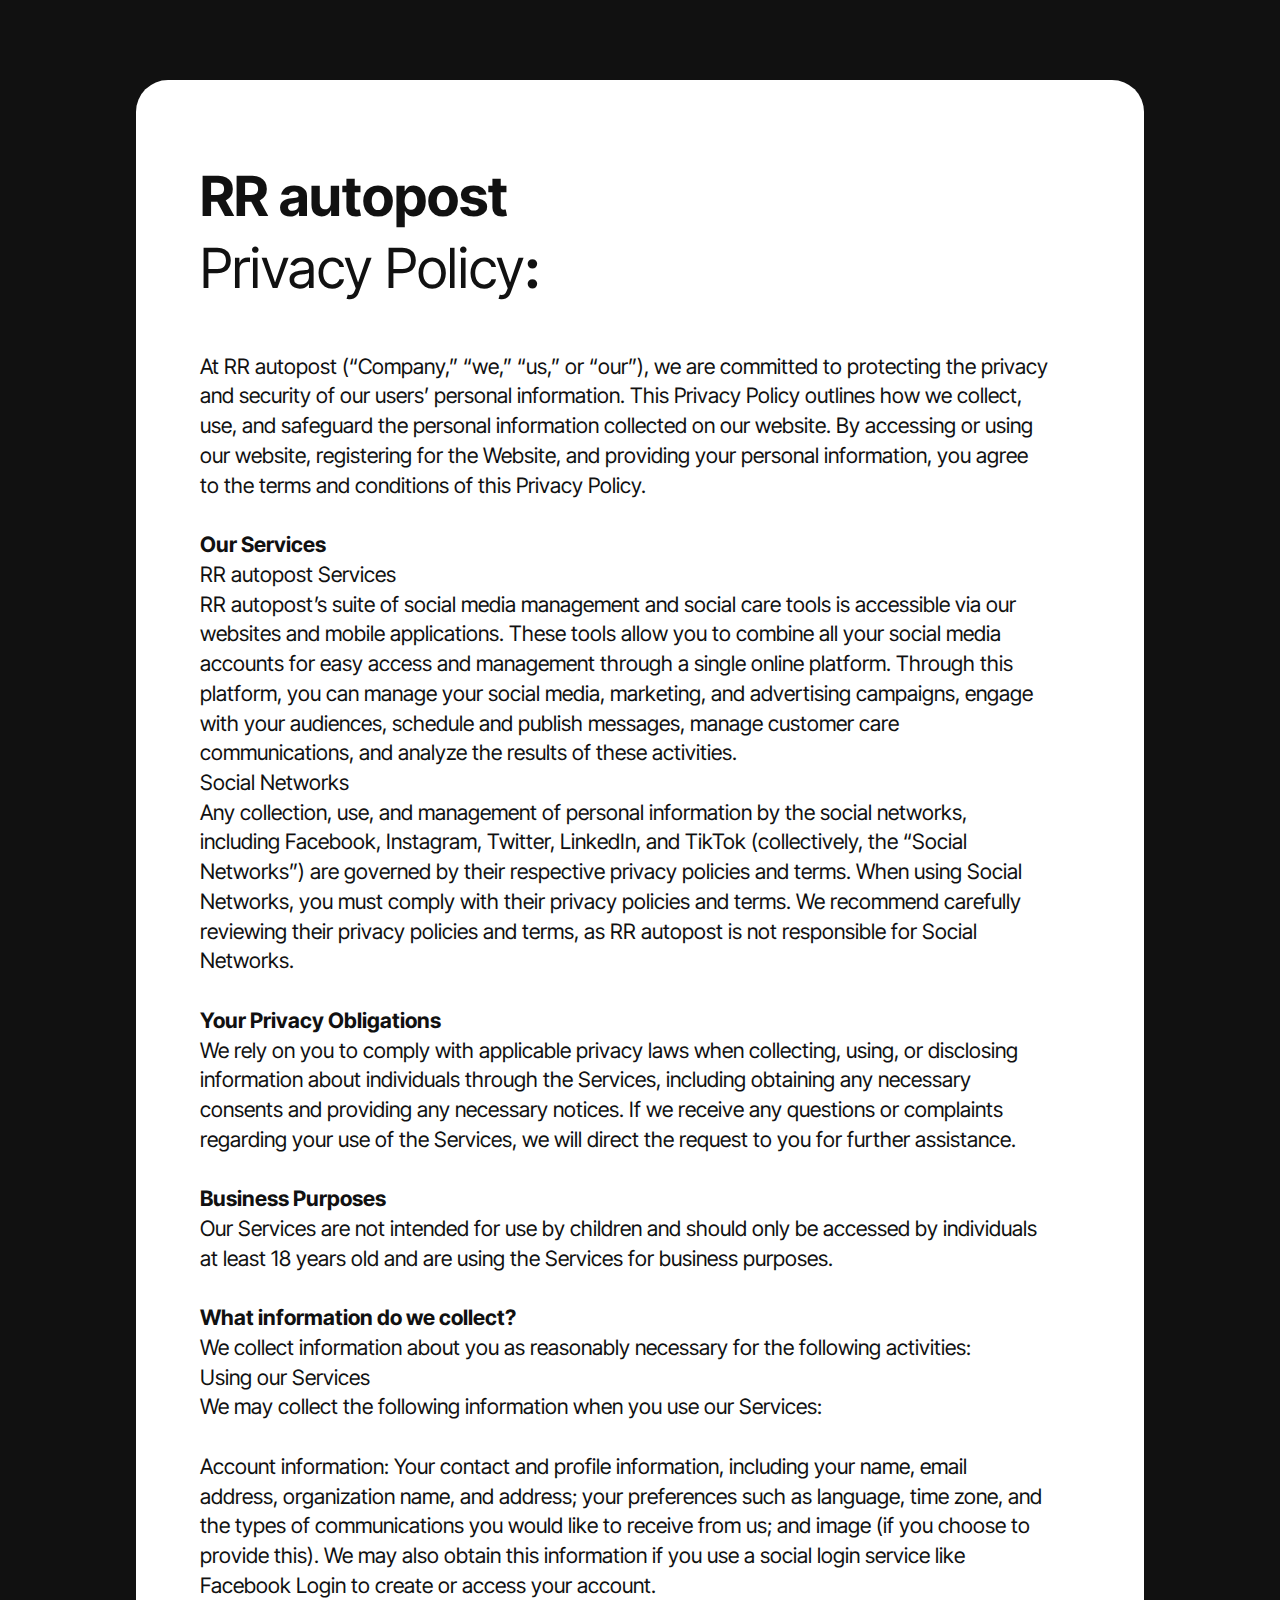
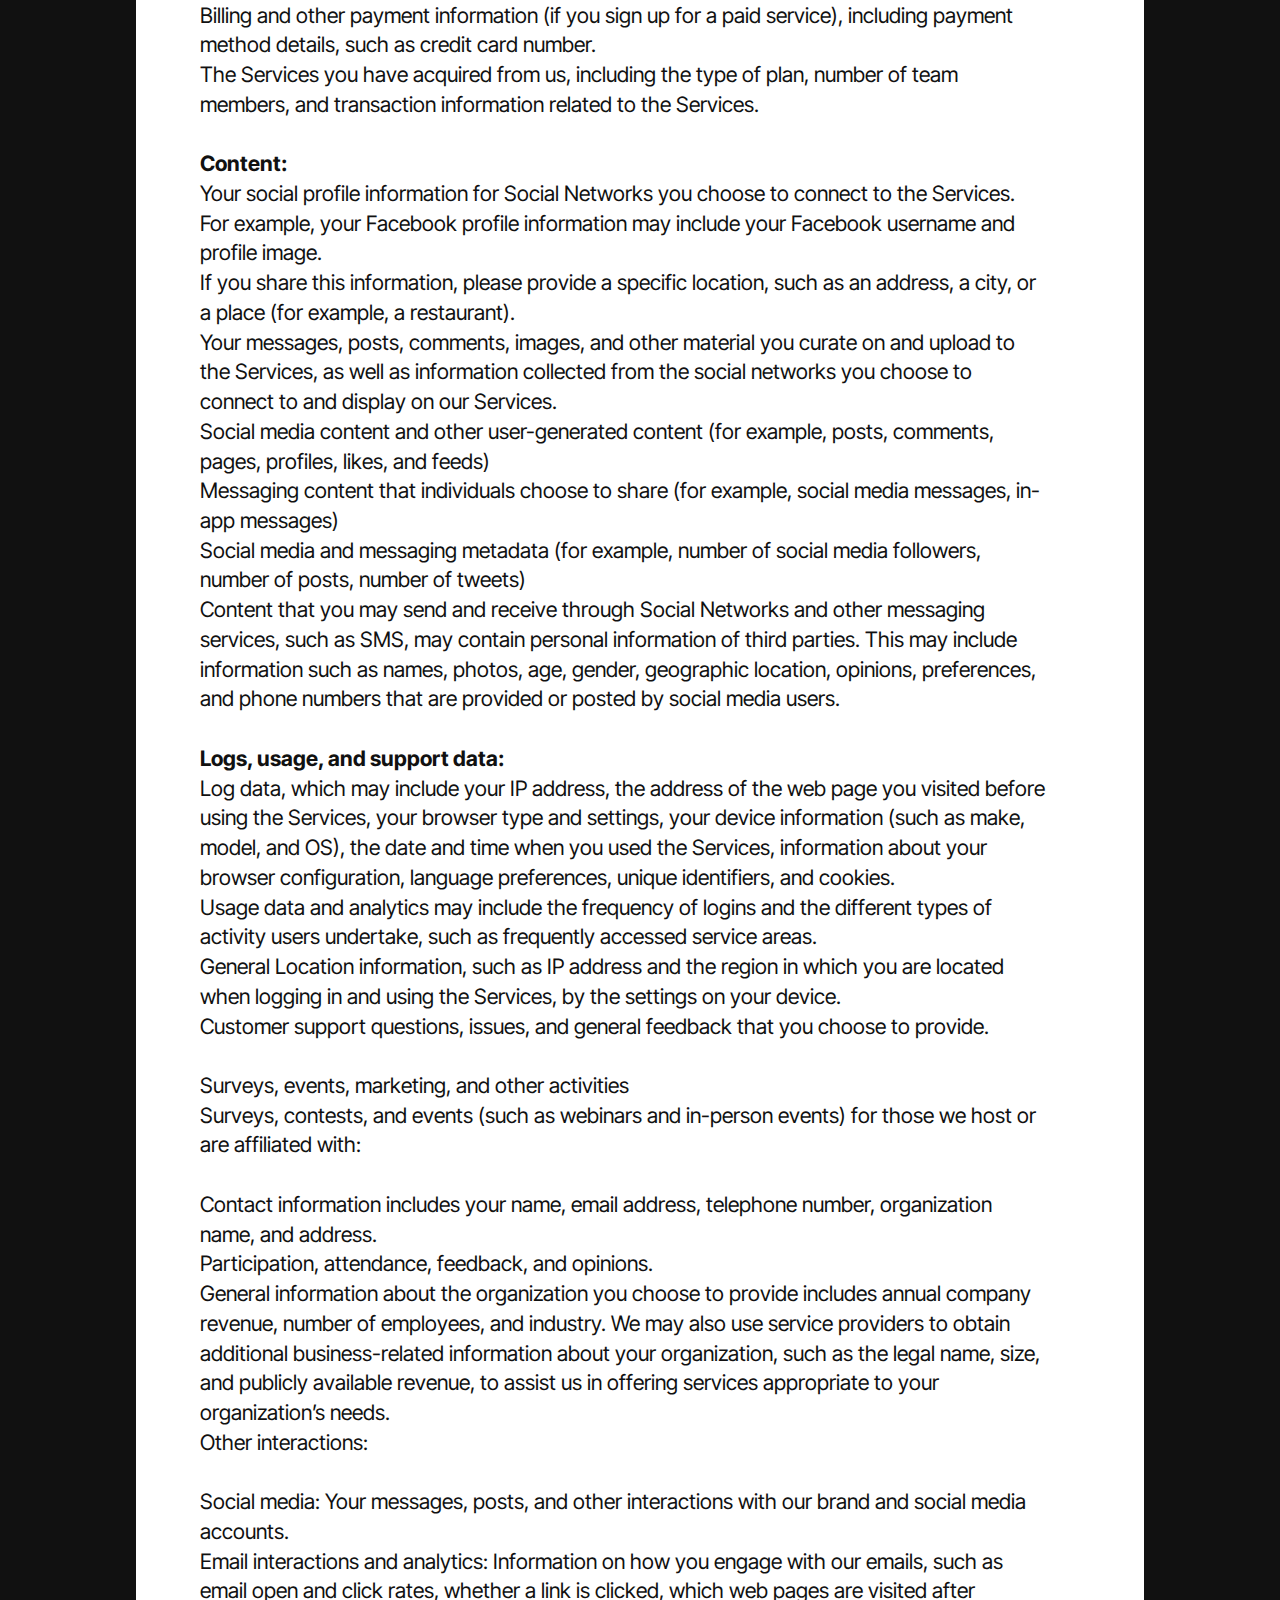
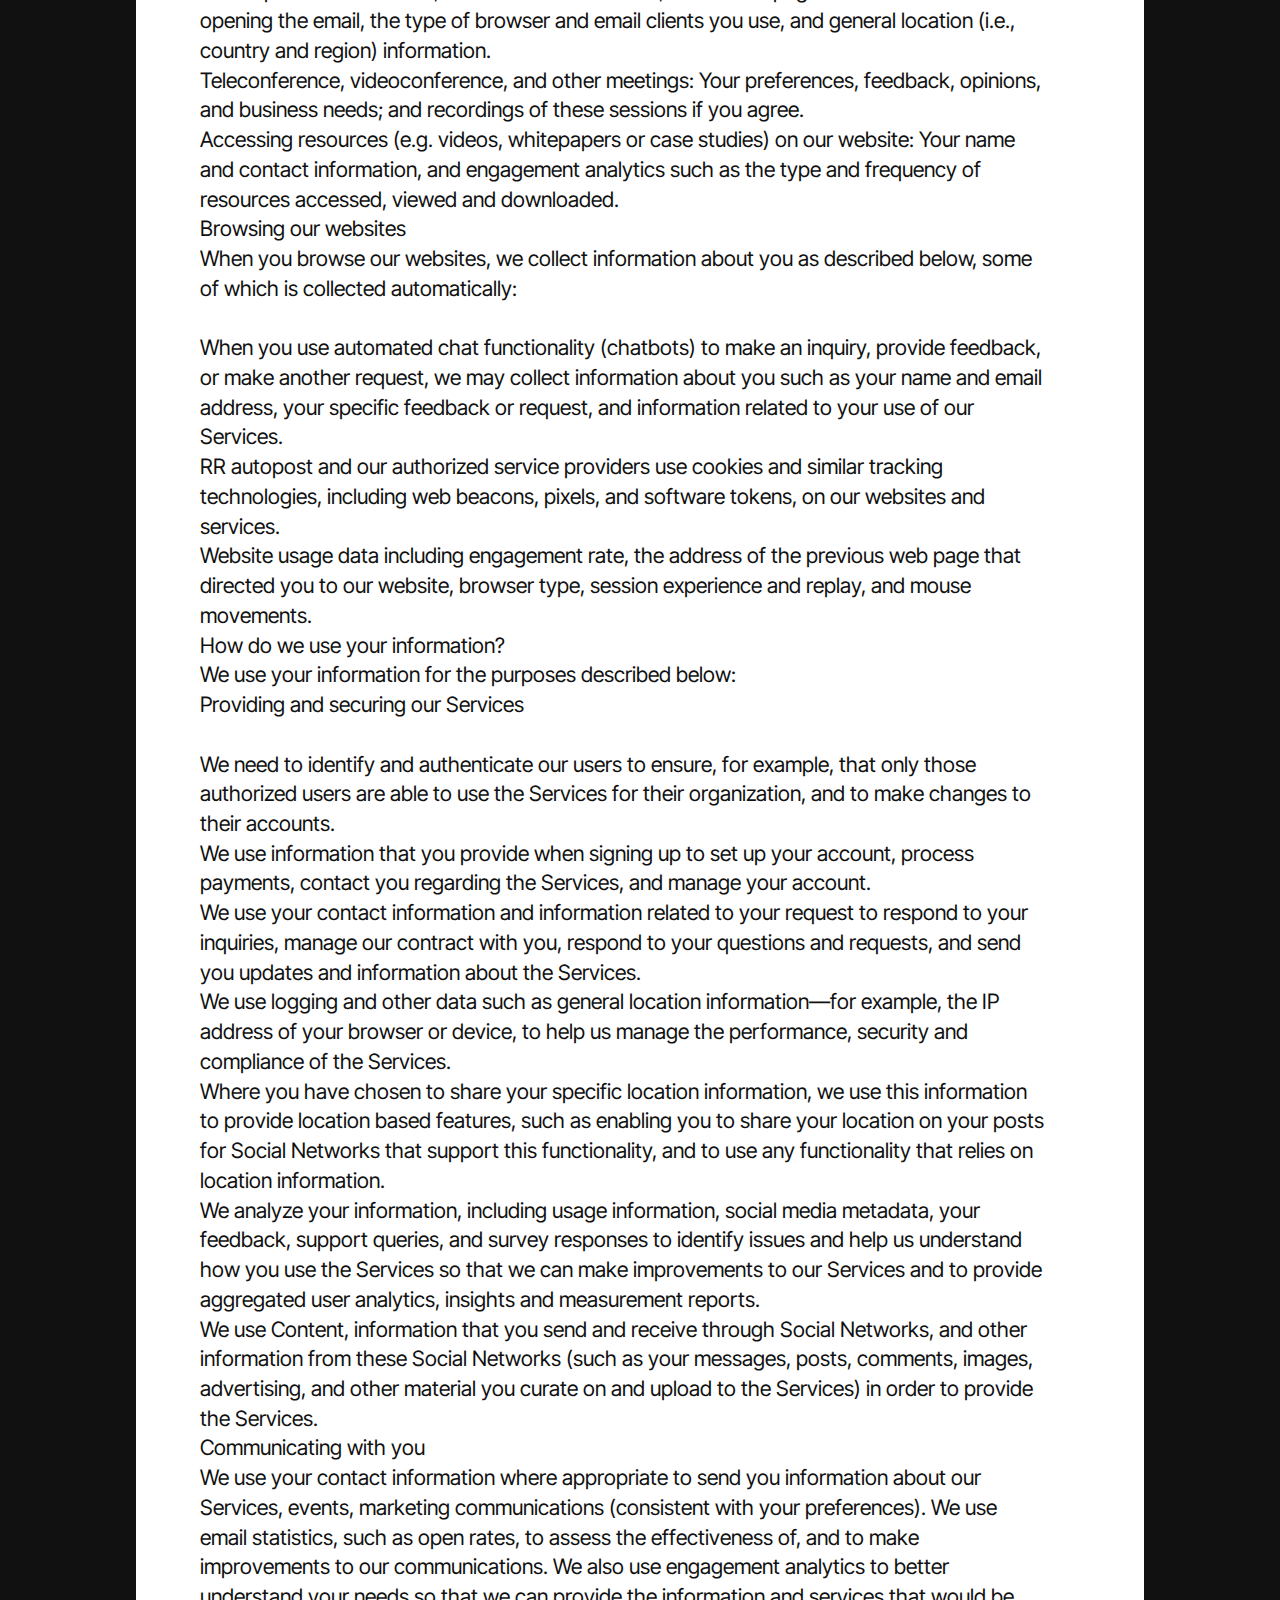
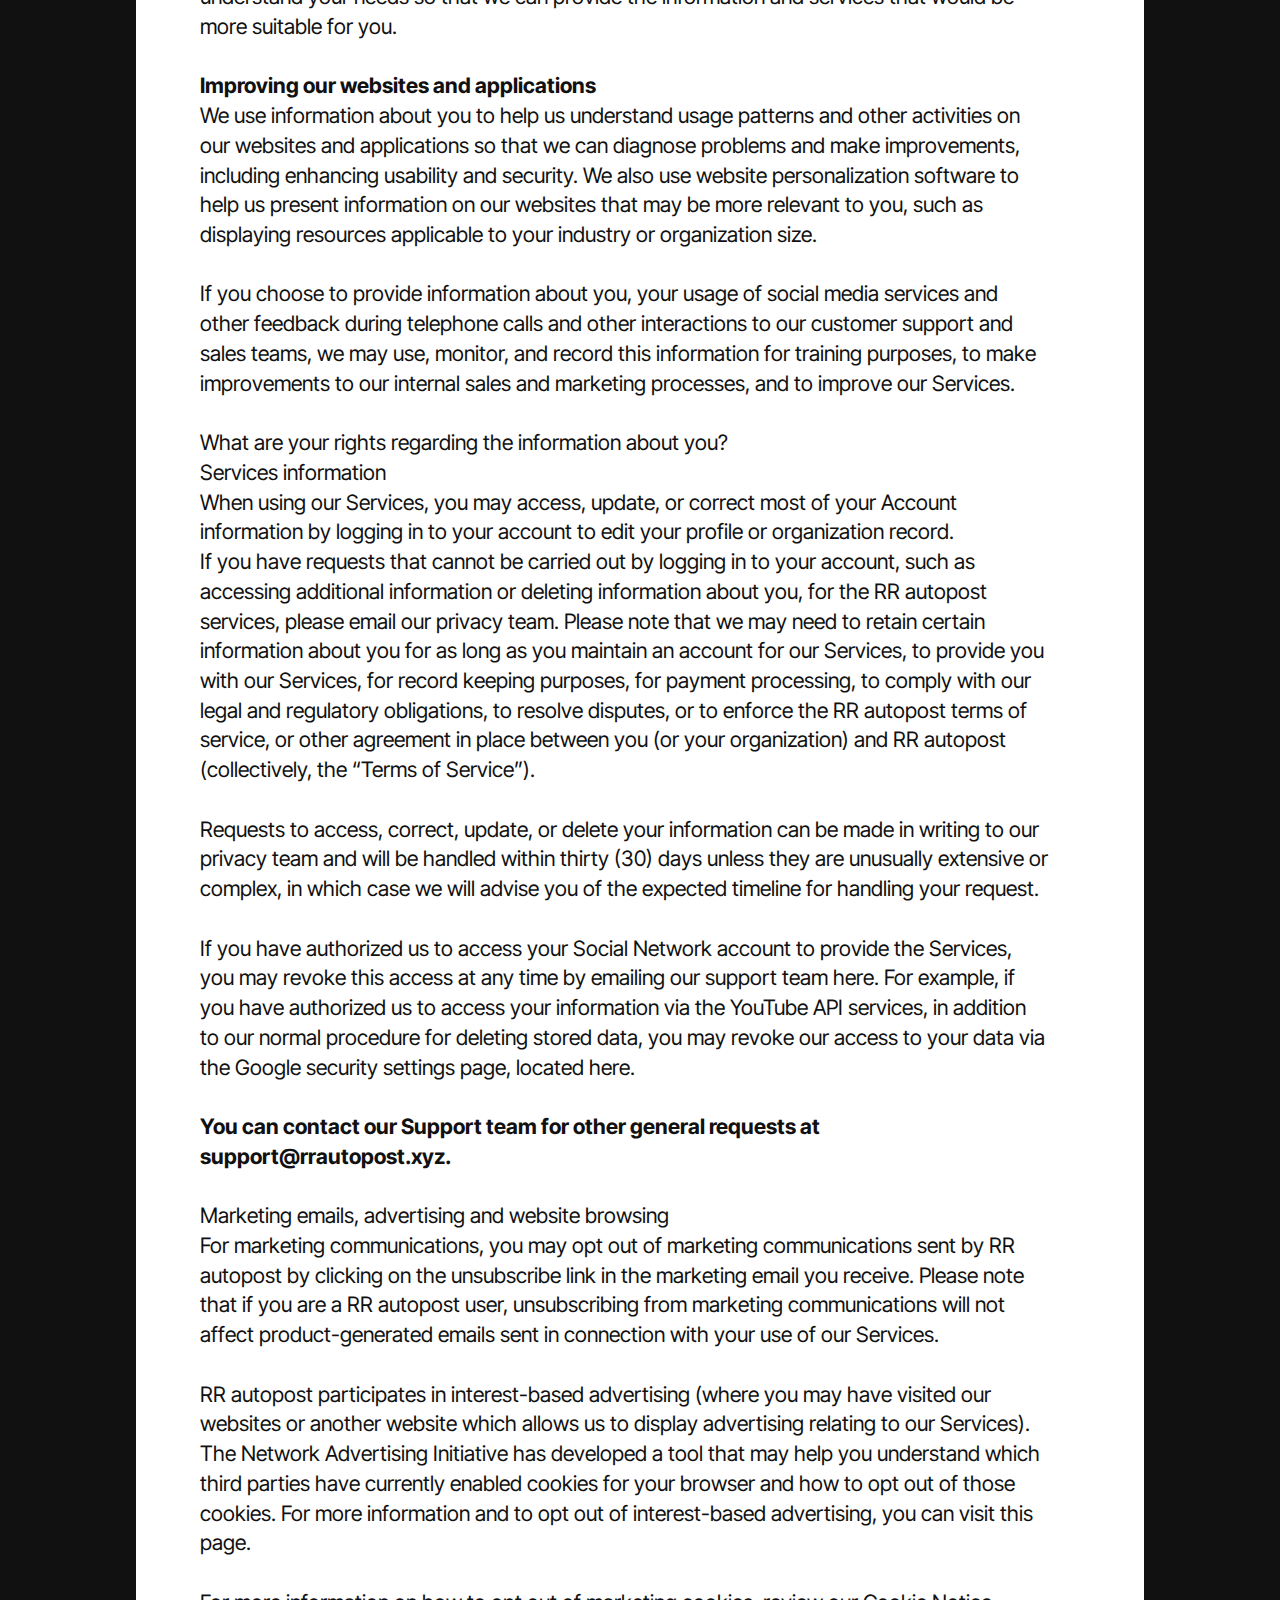
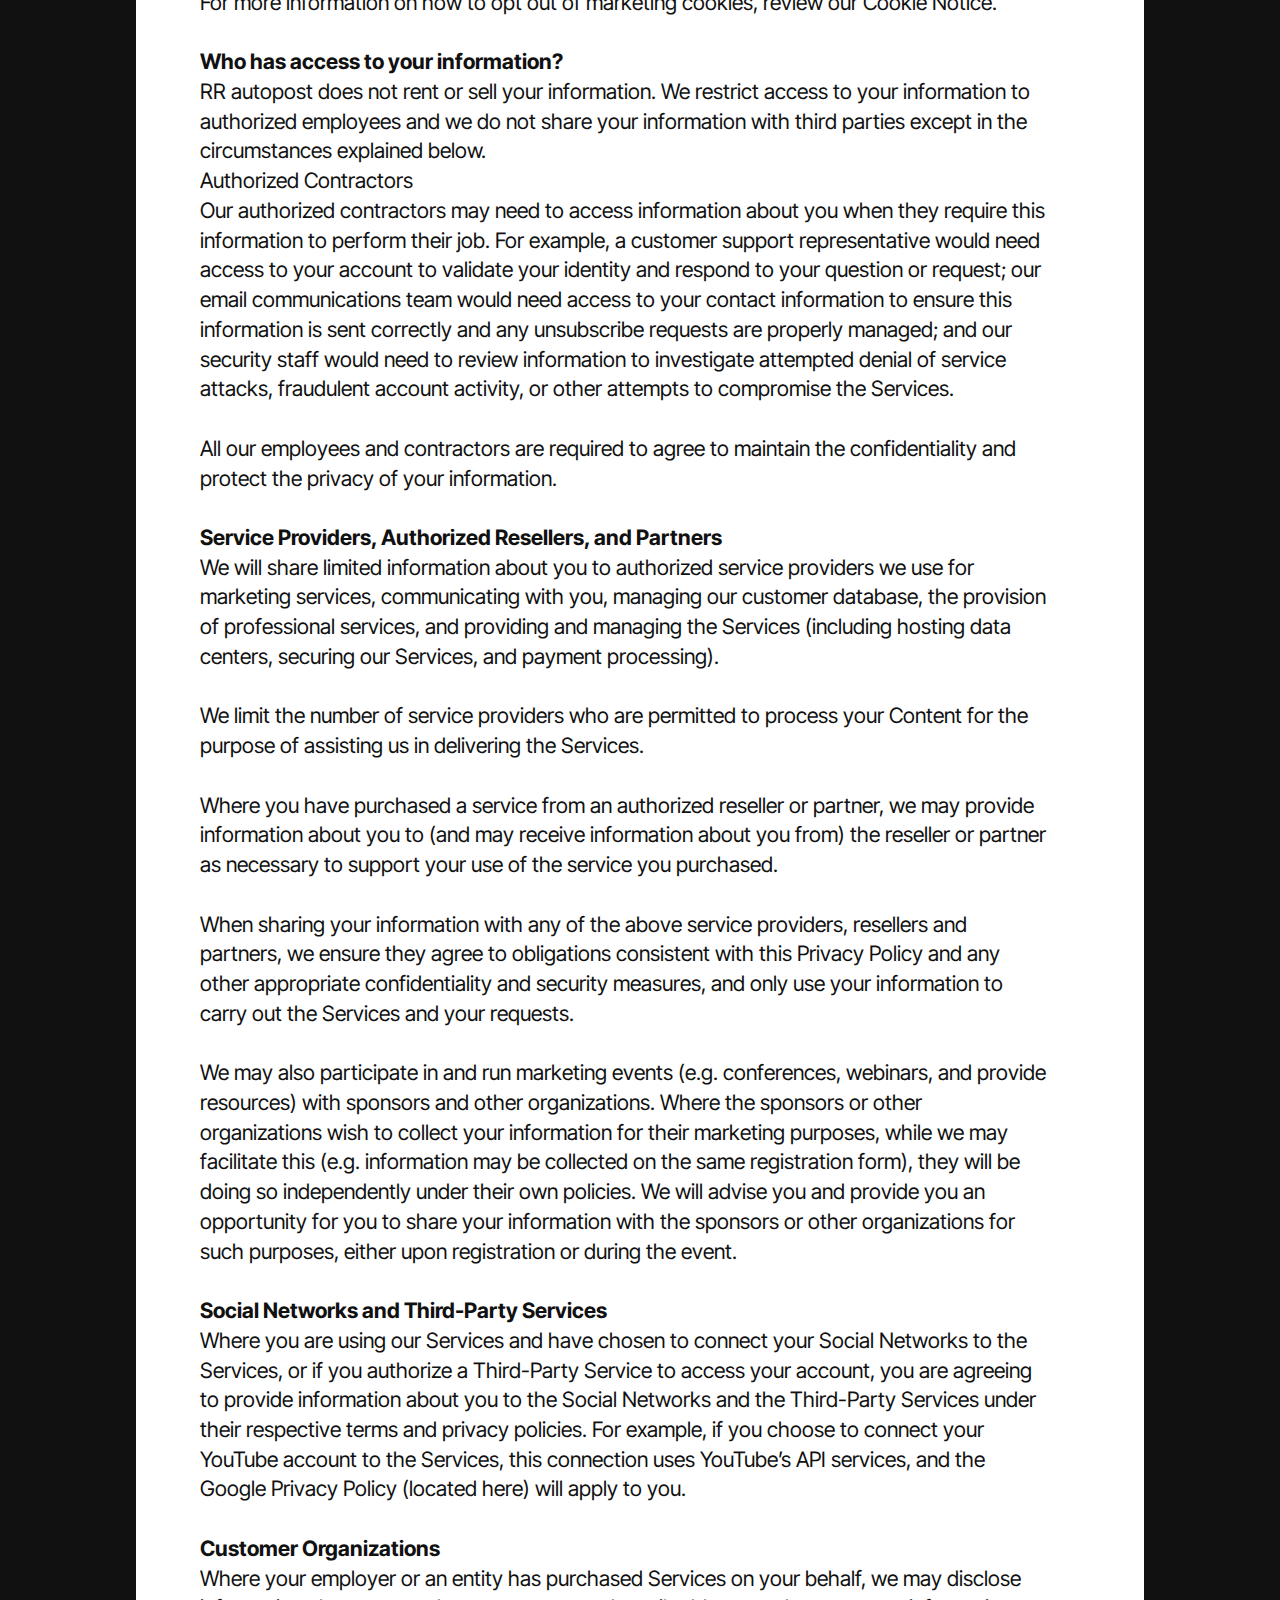
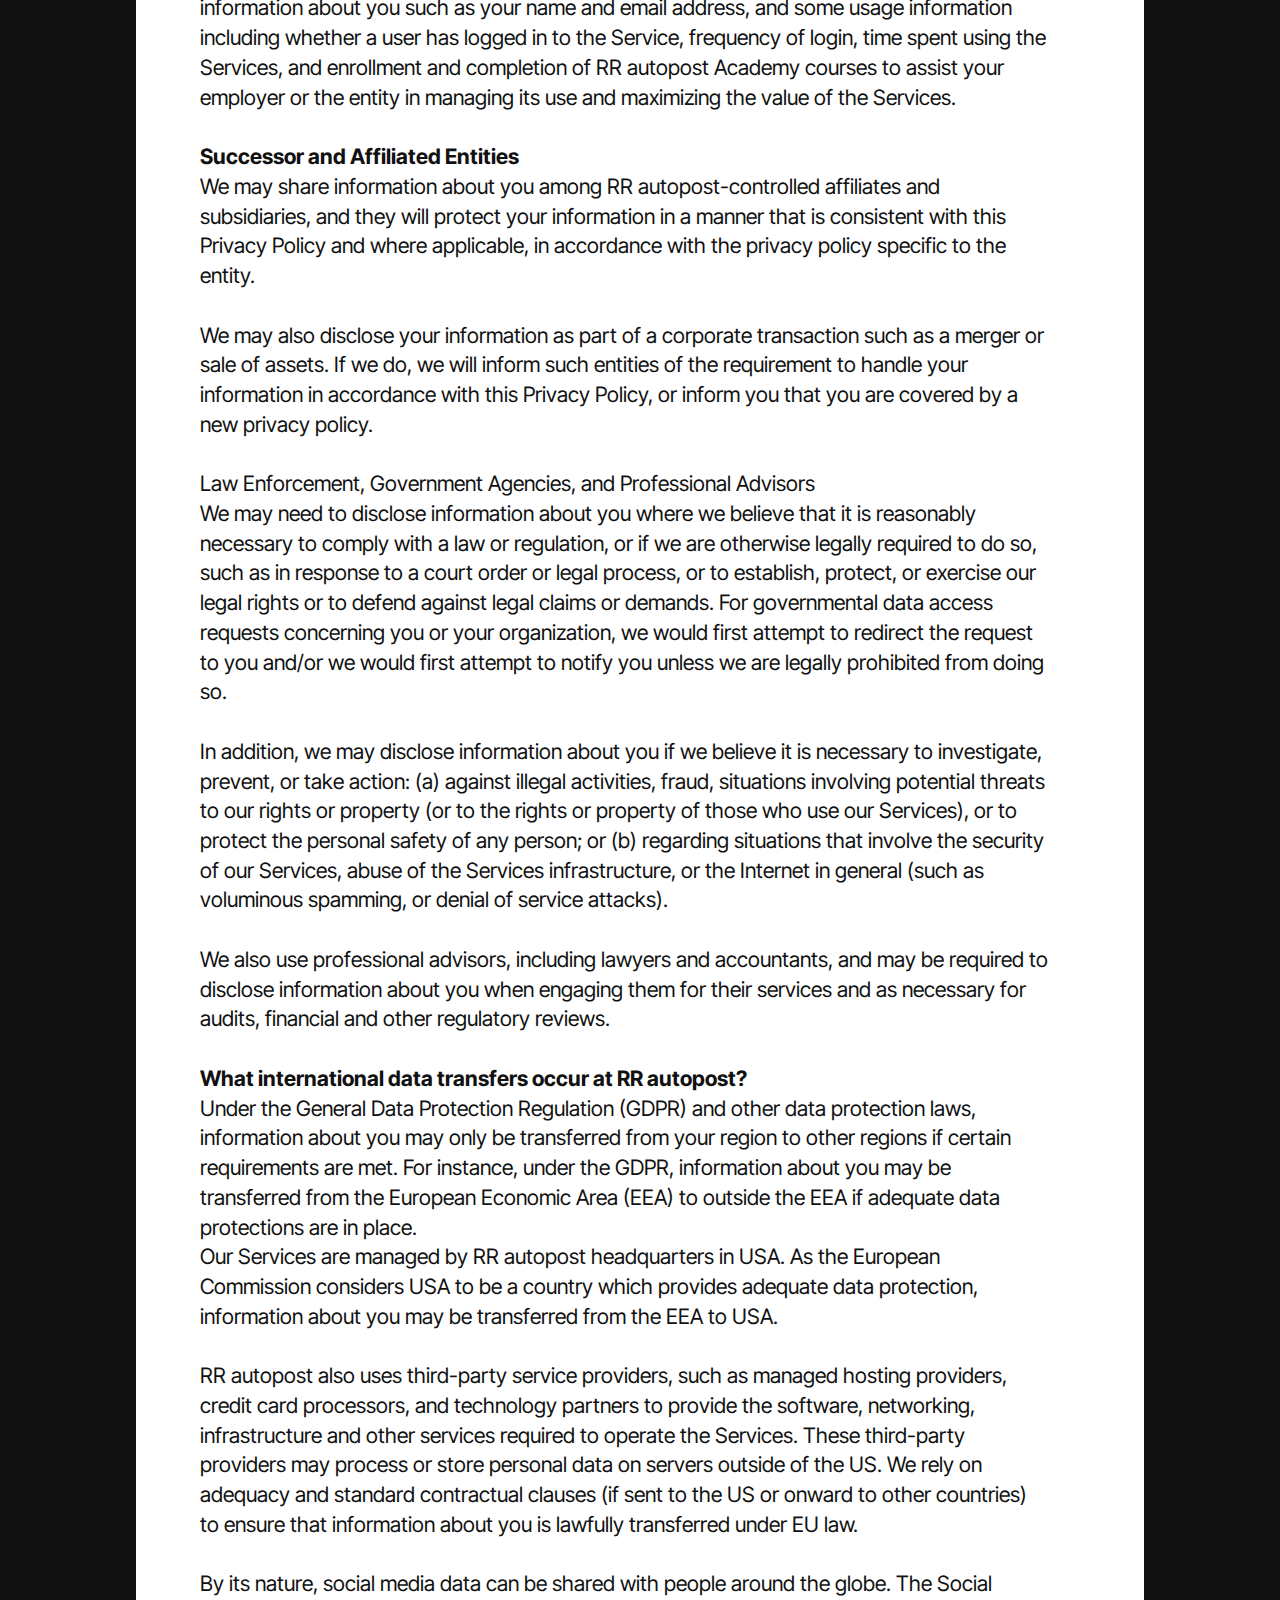
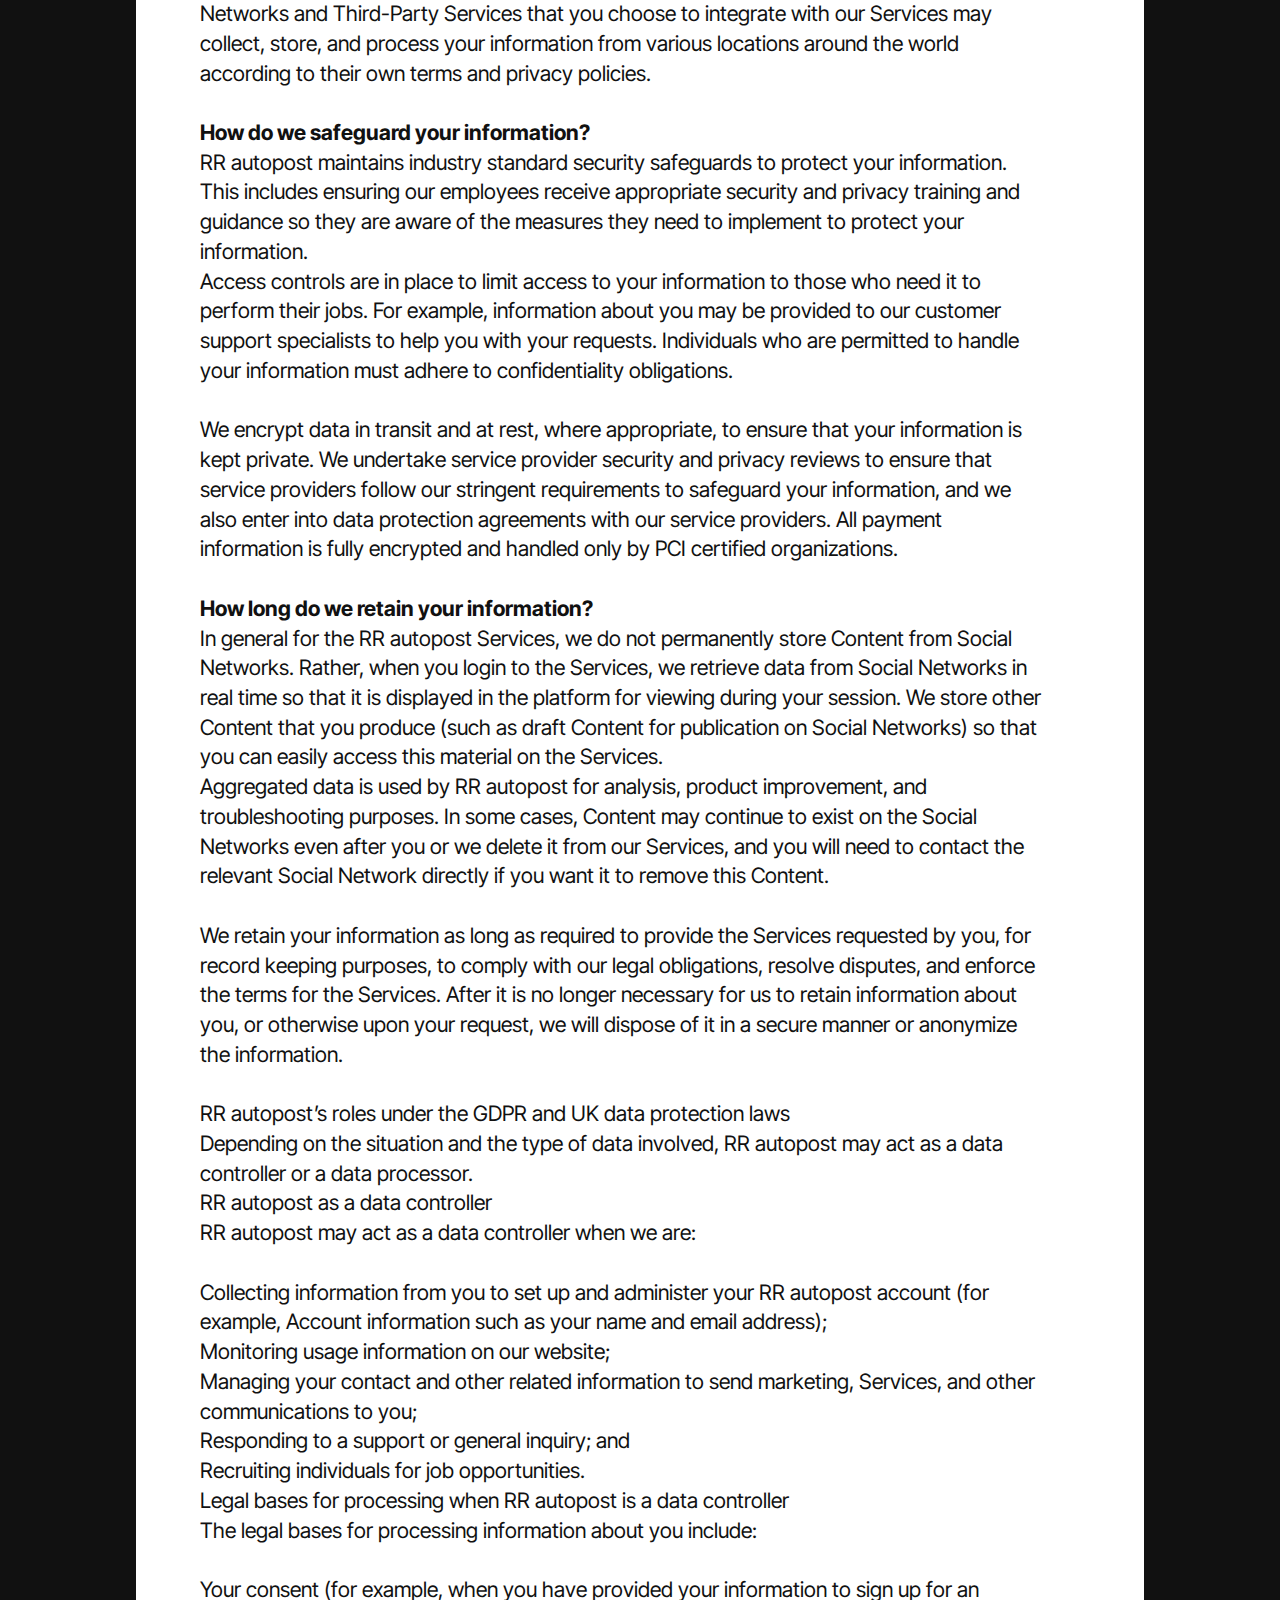
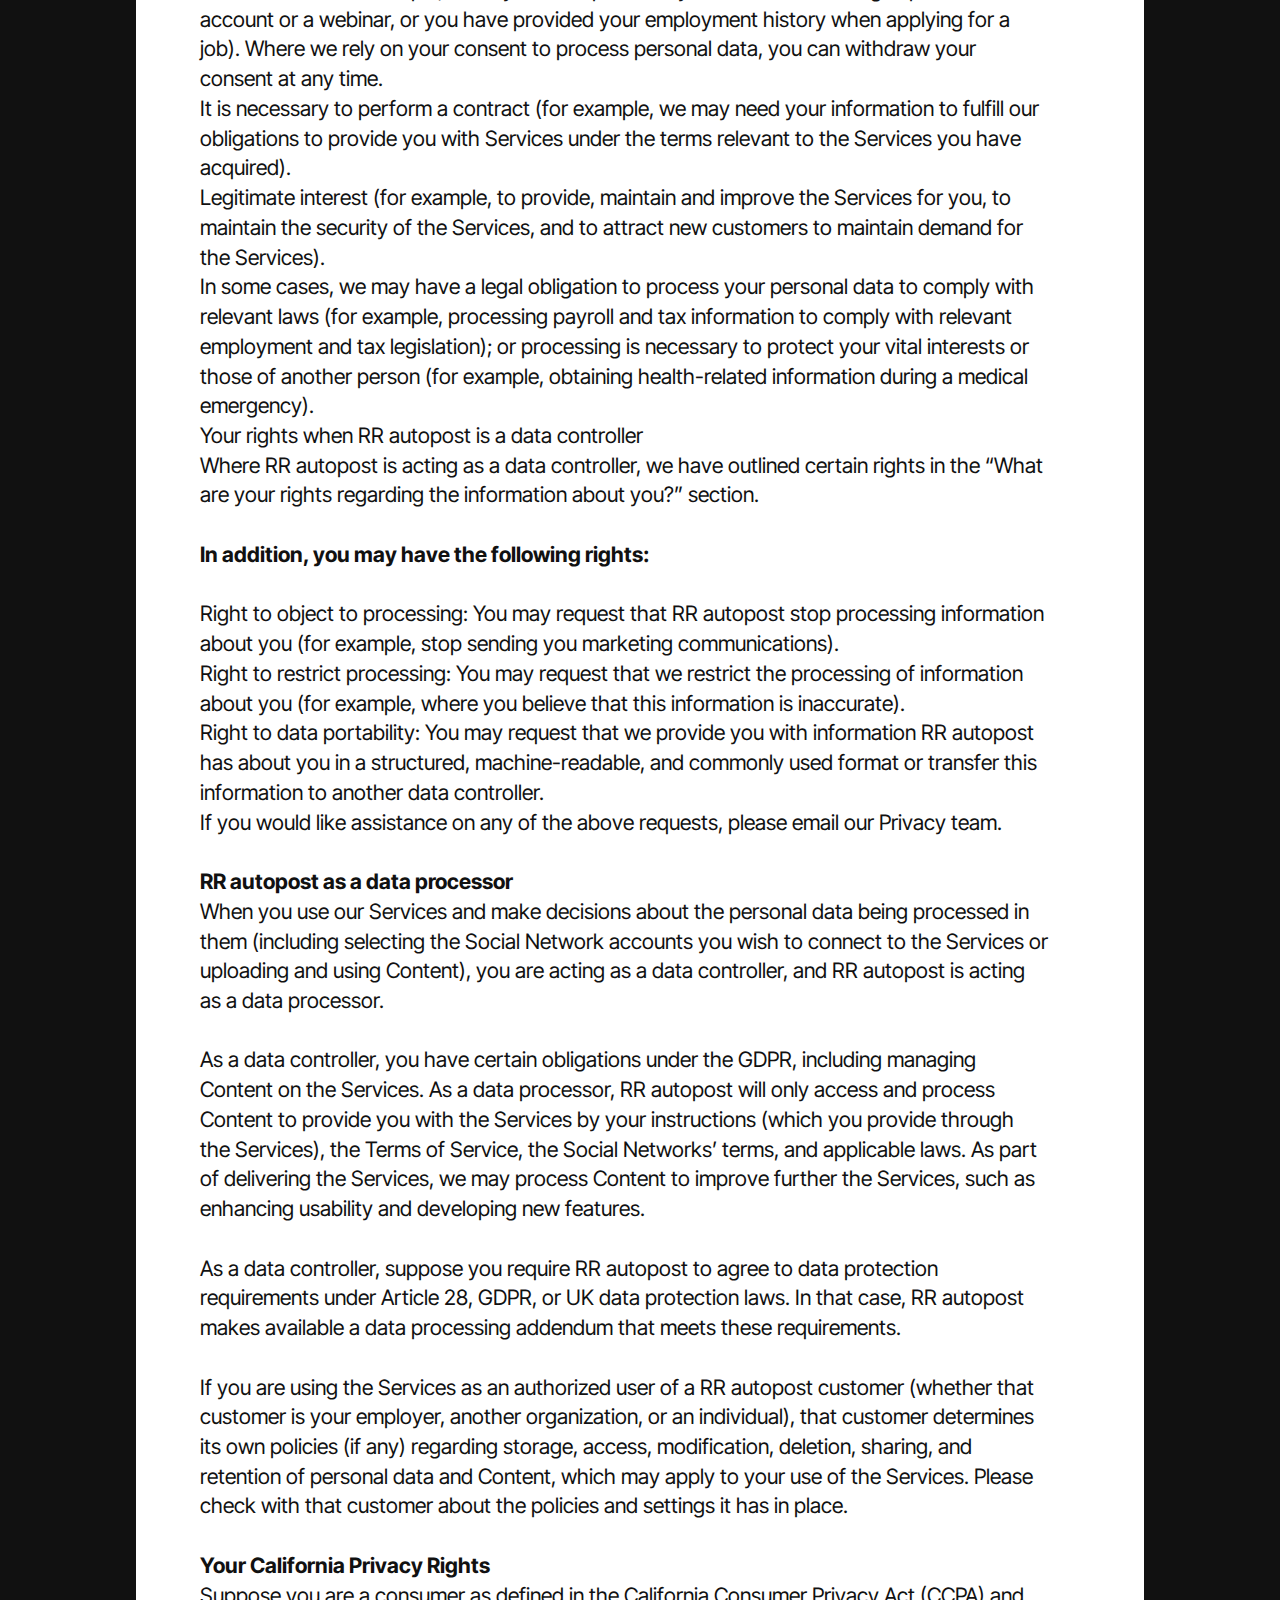
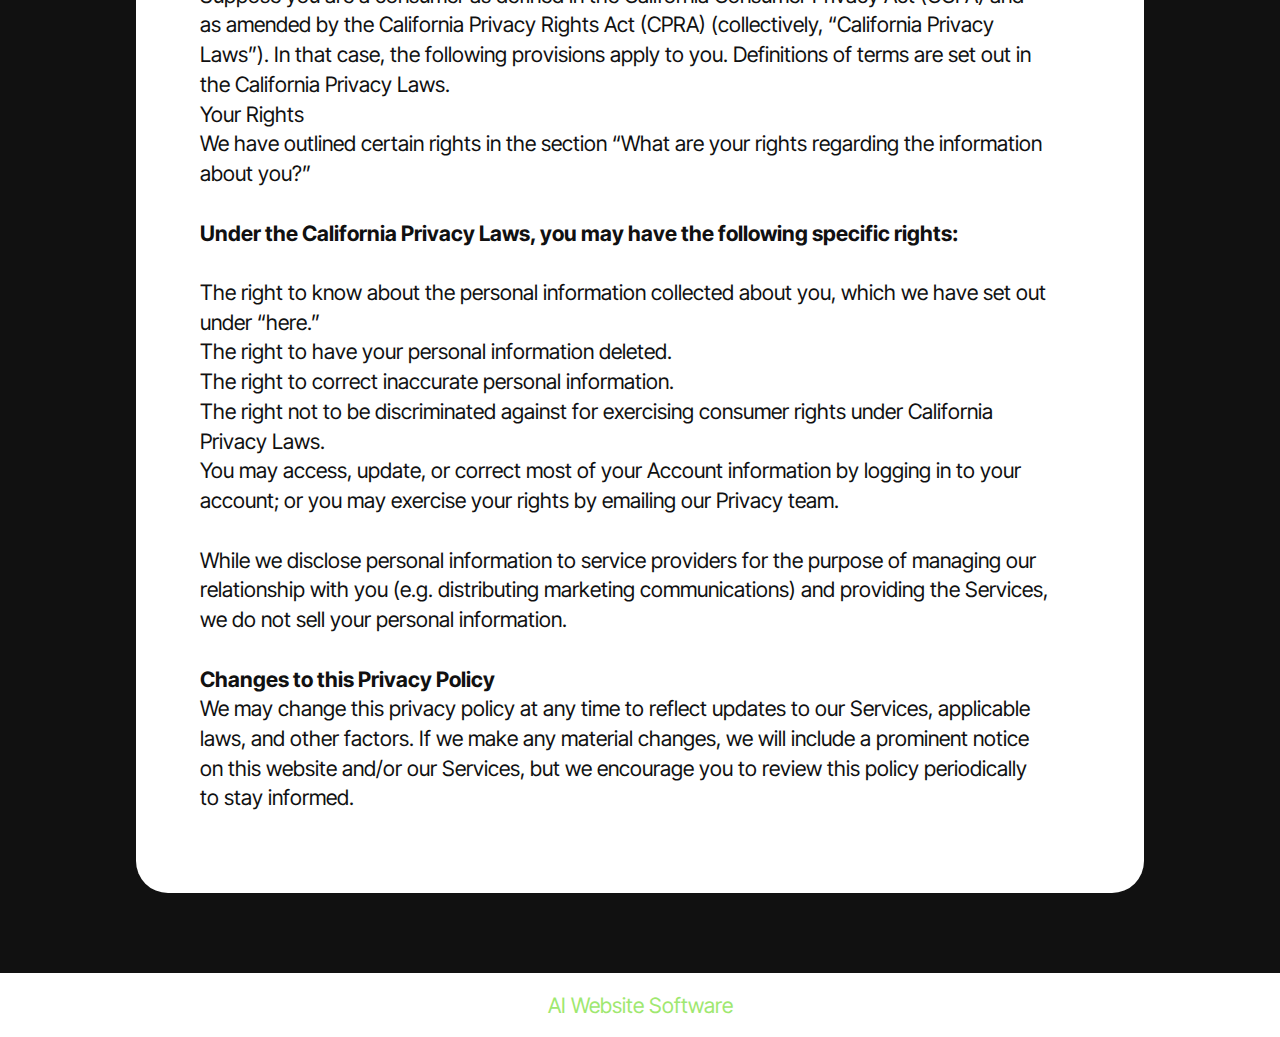
<file: index.html>
<!DOCTYPE html>
<html  >
<head>
  <!-- Site made with Mobirise Website Builder v5.9.25, https://mobirise.com -->
  <meta charset="UTF-8">
  <meta http-equiv="X-UA-Compatible" content="IE=edge">
  <meta name="generator" content="Mobirise v5.9.25, mobirise.com">
  <meta name="viewport" content="width=device-width, initial-scale=1, minimum-scale=1">
  <link rel="shortcut icon" href="assets/images/logo5.png" type="image/x-icon">
  <meta name="description" content="">
  
  
  <title>Home</title>
  <link rel="stylesheet" href="assets/bootstrap/css/bootstrap.min.css">
  <link rel="stylesheet" href="assets/bootstrap/css/bootstrap-grid.min.css">
  <link rel="stylesheet" href="assets/bootstrap/css/bootstrap-reboot.min.css">
  <link rel="stylesheet" href="assets/theme/css/style.css">
  <link rel="preload" href="https://fonts.googleapis.com/css2?family=Inter+Tight:wght@400;700&display=swap&display=swap" as="style" onload="this.onload=null;this.rel='stylesheet'">
  <noscript><link rel="stylesheet" href="https://fonts.googleapis.com/css2?family=Inter+Tight:wght@400;700&display=swap&display=swap"></noscript>
  <link rel="preload" as="style" href="assets/mobirise/css/mbr-additional.css?v=FzThBJ"><link rel="stylesheet" href="assets/mobirise/css/mbr-additional.css?v=FzThBJ" type="text/css">

  
  
  
</head>
<body>
  
  <section data-bs-version="5.1" class="article07 cid-uANS202ofm" id="article07-0">
  

  
  
  <div class="container">
    <div class="row justify-content-center">
      <div class="card col-md-12 col-lg-10">
        <div class="card-wrapper">
          <h3 class="card-title mbr-fonts-style mbr-white mt-3 mb-4 display-2">
            <strong>RR autopost</strong><br>Privacy Policy<strong>:</strong>
          </h3>
          <div class="row card-box align-left">
            <div class="item features-without-image col-12">
              <div class="item-wrapper">
                <h4 class="mbr-section-subtitle mbr-fonts-style mb-3 display-5"></h4>
                <p class="mbr-text mbr-fonts-style display-7">At RR autopost (“Company,” “we,” “us,” or “our”), we are committed to protecting the privacy and security of our users’ personal information. This Privacy Policy outlines how we collect, use, and safeguard the personal information collected on our website. By accessing or using our website, registering for the Website, and providing your personal information, you agree to the terms and conditions of this Privacy Policy.<br><br><strong>Our Services</strong><br>RR autopost Services<br>RR autopost’s suite of social media management and social care tools is accessible via our websites and mobile applications. These tools allow you to combine all your social media accounts for easy access and management through a single online platform. Through this platform, you can manage your social media, marketing, and advertising campaigns, engage with your audiences, schedule and publish messages, manage customer care communications, and analyze the results of these activities.<br>Social Networks<br>Any collection, use, and management of personal information by the social networks, including Facebook, Instagram, Twitter, LinkedIn, and TikTok (collectively, the “Social Networks”) are governed by their respective privacy policies and terms. When using Social Networks, you must comply with their privacy policies and terms. We recommend carefully reviewing their privacy policies and terms, as RR autopost is not responsible for Social Networks.<br><br><strong>Your Privacy Obligations</strong><br>We rely on you to comply with applicable privacy laws when collecting, using, or disclosing information about individuals through the Services, including obtaining any necessary consents and providing any necessary notices. If we receive any questions or complaints regarding your use of the Services, we will direct the request to you for further assistance.<br><br><strong>Business Purposes</strong><br>Our Services are not intended for use by children and should only be accessed by individuals at least 18 years old and are using the Services for business purposes.<br><br><strong>What information do we collect?</strong><br>We collect information about you as reasonably necessary for the following activities:<br>Using our Services<br>We may collect the following information when you use our Services:<br><br>Account information: Your contact and profile information, including your name, email address, organization name, and address; your preferences such as language, time zone, and the types of communications you would like to receive from us; and image (if you choose to provide this). We may also obtain this information if you use a social login service like Facebook Login to create or access your account.<br>Billing and other payment information (if you sign up for a paid service), including payment method details, such as credit card number.<br>The Services you have acquired from us, including the type of plan, number of team members, and transaction information related to the Services.<br><br><strong>Content:</strong><br>Your social profile information for Social Networks you choose to connect to the Services. For example, your Facebook profile information may include your Facebook username and profile image.<br>If you share this information, please provide a specific location, such as an address, a city, or a place (for example, a restaurant).<br>Your messages, posts, comments, images, and other material you curate on and upload to the Services, as well as information collected from the social networks you choose to connect to and display on our Services.<br>Social media content and other user-generated content (for example, posts, comments, pages, profiles, likes, and feeds)<br>Messaging content that individuals choose to share (for example, social media messages, in-app messages)<br>Social media and messaging metadata (for example, number of social media followers, number of posts, number of tweets)<br>Content that you may send and receive through Social Networks and other messaging services, such as SMS, may contain personal information of third parties. This may include information such as names, photos, age, gender, geographic location, opinions, preferences, and phone numbers that are provided or posted by social media users.<br><br><strong>Logs, usage, and support data:</strong><br>Log data, which may include your IP address, the address of the web page you visited before using the Services, your browser type and settings, your device information (such as make, model, and OS), the date and time when you used the Services, information about your browser configuration, language preferences, unique identifiers, and cookies.<br>Usage data and analytics may include the frequency of logins and the different types of activity users undertake, such as frequently accessed service areas.<br>General Location information, such as IP address and the region in which you are located when logging in and using the Services, by the settings on your device.<br>Customer support questions, issues, and general feedback that you choose to provide.<br><br>Surveys, events, marketing, and other activities<br>Surveys, contests, and events (such as webinars and in-person events) for those we host or are affiliated with:<br><br>Contact information includes your name, email address, telephone number, organization name, and address.<br>Participation, attendance, feedback, and opinions.<br>General information about the organization you choose to provide includes annual company revenue, number of employees, and industry. We may also use service providers to obtain additional business-related information about your organization, such as the legal name, size, and publicly available revenue, to assist us in offering services appropriate to your organization’s needs.<br>Other interactions:<br><br>Social media: Your messages, posts, and other interactions with our brand and social media accounts.<br>Email interactions and analytics: Information on how you engage with our emails, such as email open and click rates, whether a link is clicked, which web pages are visited after opening the email, the type of browser and email clients you use, and general location (i.e., country and region) information.<br>Teleconference, videoconference, and other meetings: Your preferences, feedback, opinions, and business needs; and recordings of these sessions if you agree.<br>Accessing resources (e.g. videos, whitepapers or case studies) on our website: Your name and contact information, and engagement analytics such as the type and frequency of resources accessed, viewed and downloaded.<br>Browsing our websites<br>When you browse our websites, we collect information about you as described below, some of which is collected automatically:<br><br>When you use automated chat functionality (chatbots) to make an inquiry, provide feedback, or make another request, we may collect information about you such as your name and email address, your specific feedback or request, and information related to your use of our Services.<br>RR autopost and our authorized service providers use cookies and similar tracking technologies, including web beacons, pixels, and software tokens, on our websites and services.<br>Website usage data including engagement rate, the address of the previous web page that directed you to our website, browser type, session experience and replay, and mouse movements.<br>How do we use your information?<br>We use your information for the purposes described below:<br>Providing and securing our Services<br><br>We need to identify and authenticate our users to ensure, for example, that only those authorized users are able to use the Services for their organization, and to make changes to their accounts.<br>We use information that you provide when signing up to set up your account, process payments, contact you regarding the Services, and manage your account.<br>We use your contact information and information related to your request to respond to your inquiries, manage our contract with you, respond to your questions and requests, and send you updates and information about the Services.<br>We use logging and other data such as general location information—for example, the IP address of your browser or device, to help us manage the performance, security and compliance of the Services.<br>Where you have chosen to share your specific location information, we use this information to provide location based features, such as enabling you to share your location on your posts for Social Networks that support this functionality, and to use any functionality that relies on location information.<br>We analyze your information, including usage information, social media metadata, your feedback, support queries, and survey responses to identify issues and help us understand how you use the Services so that we can make improvements to our Services and to provide aggregated user analytics, insights and measurement reports.<br>We use Content, information that you send and receive through Social Networks, and other information from these Social Networks (such as your messages, posts, comments, images, advertising, and other material you curate on and upload to the Services) in order to provide the Services.<br>Communicating with you<br>We use your contact information where appropriate to send you information about our Services, events, marketing communications (consistent with your preferences). We use email statistics, such as open rates, to assess the effectiveness of, and to make improvements to our communications. We also use engagement analytics to better understand your needs so that we can provide the information and services that would be more suitable for you.<br><br><strong>Improving our websites and applications</strong><br>We use information about you to help us understand usage patterns and other activities on our websites and applications so that we can diagnose problems and make improvements, including enhancing usability and security. We also use website personalization software to help us present information on our websites that may be more relevant to you, such as displaying resources applicable to your industry or organization size.<br><br>If you choose to provide information about you, your usage of social media services and other feedback during telephone calls and other interactions to our customer support and sales teams, we may use, monitor, and record this information for training purposes, to make improvements to our internal sales and marketing processes, and to improve our Services.<br><br>What are your rights regarding the information about you?<br>Services information<br>When using our Services, you may access, update, or correct most of your Account information by logging in to your account to edit your profile or organization record.<br>If you have requests that cannot be carried out by logging in to your account, such as accessing additional information or deleting information about you, for the RR autopost services, please email our privacy team. Please note that we may need to retain certain information about you for as long as you maintain an account for our Services, to provide you with our Services, for record keeping purposes, for payment processing, to comply with our legal and regulatory obligations, to resolve disputes, or to enforce the RR autopost terms of service, or other agreement in place between you (or your organization) and RR autopost (collectively, the “Terms of Service”).<br><br>Requests to access, correct, update, or delete your information can be made in writing to our privacy team and will be handled within thirty (30) days unless they are unusually extensive or complex, in which case we will advise you of the expected timeline for handling your request.<br><br>If you have authorized us to access your Social Network account to provide the Services, you may revoke this access at any time by emailing our support team here. For example, if you have authorized us to access your information via the YouTube API services, in addition to our normal procedure for deleting stored data, you may revoke our access to your data via the Google security settings page, located here.<br><br><strong>You can contact our Support team for other general requests at support@rrautopost.xyz.</strong><br><br>Marketing emails, advertising and website browsing<br>For marketing communications, you may opt out of marketing communications sent by RR autopost by clicking on the unsubscribe link in the marketing email you receive. Please note that if you are a RR autopost user, unsubscribing from marketing communications will not affect product-generated emails sent in connection with your use of our Services.<br><br>RR autopost participates in interest-based advertising (where you may have visited our websites or another website which allows us to display advertising relating to our Services). The Network Advertising Initiative has developed a tool that may help you understand which third parties have currently enabled cookies for your browser and how to opt out of those cookies. For more information and to opt out of interest-based advertising, you can visit this page.<br><br>For more information on how to opt out of marketing cookies, review our Cookie Notice.<br><br><strong>Who has access to your information?</strong><br>RR autopost does not rent or sell your information. We restrict access to your information to authorized employees and we do not share your information with third parties except in the circumstances explained below.<br>Authorized Contractors<br>Our authorized contractors may need to access information about you when they require this information to perform their job. For example, a customer support representative would need access to your account to validate your identity and respond to your question or request; our email communications team would need access to your contact information to ensure this information is sent correctly and any unsubscribe requests are properly managed; and our security staff would need to review information to investigate attempted denial of service attacks, fraudulent account activity, or other attempts to compromise the Services.<br><br>All our employees and contractors are required to agree to maintain the confidentiality and protect the privacy of your information.<br><br><strong>Service Providers, Authorized Resellers, and Partners</strong><br>We will share limited information about you to authorized service providers we use for marketing services, communicating with you, managing our customer database, the provision of professional services, and providing and managing the Services (including hosting data centers, securing our Services, and payment processing).<br><br>We limit the number of service providers who are permitted to process your Content for the purpose of assisting us in delivering the Services.<br><br>Where you have purchased a service from an authorized reseller or partner, we may provide information about you to (and may receive information about you from) the reseller or partner as necessary to support your use of the service you purchased.<br><br>When sharing your information with any of the above service providers, resellers and partners, we ensure they agree to obligations consistent with this Privacy Policy and any other appropriate confidentiality and security measures, and only use your information to carry out the Services and your requests.<br><br>We may also participate in and run marketing events (e.g. conferences, webinars, and provide resources) with sponsors and other organizations. Where the sponsors or other organizations wish to collect your information for their marketing purposes, while we may facilitate this (e.g. information may be collected on the same registration form), they will be doing so independently under their own policies. We will advise you and provide you an opportunity for you to share your information with the sponsors or other organizations for such purposes, either upon registration or during the event.<br><br><strong>Social Networks and Third-Party Services</strong><br>Where you are using our Services and have chosen to connect your Social Networks to the Services, or if you authorize a Third-Party Service to access your account, you are agreeing to provide information about you to the Social Networks and the Third-Party Services under their respective terms and privacy policies. For example, if you choose to connect your YouTube account to the Services, this connection uses YouTube’s API services, and the Google Privacy Policy (located here) will apply to you.<br><br><strong>Customer Organizations</strong><br>Where your employer or an entity has purchased Services on your behalf, we may disclose information about you such as your name and email address, and some usage information including whether a user has logged in to the Service, frequency of login, time spent using the Services, and enrollment and completion of RR autopost Academy courses to assist your employer or the entity in managing its use and maximizing the value of the Services.<br><br><strong>Successor and Affiliated Entities</strong><br>We may share information about you among RR autopost-controlled affiliates and subsidiaries, and they will protect your information in a manner that is consistent with this Privacy Policy and where applicable, in accordance with the privacy policy specific to the entity.<br><br>We may also disclose your information as part of a corporate transaction such as a merger or sale of assets. If we do, we will inform such entities of the requirement to handle your information in accordance with this Privacy Policy, or inform you that you are covered by a new privacy policy.<br><br>Law Enforcement, Government Agencies, and Professional Advisors<br>We may need to disclose information about you where we believe that it is reasonably necessary to comply with a law or regulation, or if we are otherwise legally required to do so, such as in response to a court order or legal process, or to establish, protect, or exercise our legal rights or to defend against legal claims or demands. For governmental data access requests concerning you or your organization, we would first attempt to redirect the request to you and/or we would first attempt to notify you unless we are legally prohibited from doing so.<br><br>In addition, we may disclose information about you if we believe it is necessary to investigate, prevent, or take action: (a) against illegal activities, fraud, situations involving potential threats to our rights or property (or to the rights or property of those who use our Services), or to protect the personal safety of any person; or (b) regarding situations that involve the security of our Services, abuse of the Services infrastructure, or the Internet in general (such as voluminous spamming, or denial of service attacks).<br><br>We also use professional advisors, including lawyers and accountants, and may be required to disclose information about you when engaging them for their services and as necessary for audits, financial and other regulatory reviews.<br><br><strong>What international data transfers occur at RR autopost?</strong><br>Under the General Data Protection Regulation (GDPR) and other data protection laws, information about you may only be transferred from your region to other regions if certain requirements are met. For instance, under the GDPR, information about you may be transferred from the European Economic Area (EEA) to outside the EEA if adequate data protections are in place.<br>Our Services are managed by RR autopost headquarters in USA. As the European Commission considers USA to be a country which provides adequate data protection, information about you may be transferred from the EEA to USA.<br><br>RR autopost also uses third-party service providers, such as managed hosting providers, credit card processors, and technology partners to provide the software, networking, infrastructure and other services required to operate the Services. These third-party providers may process or store personal data on servers outside of the US. We rely on adequacy and standard contractual clauses (if sent to the US or onward to other countries) to ensure that information about you is lawfully transferred under EU law.<br><br>By its nature, social media data can be shared with people around the globe. The Social Networks and Third-Party Services that you choose to integrate with our Services may collect, store, and process your information from various locations around the world according to their own terms and privacy policies.<br><br><strong>How do we safeguard your information?</strong><br>RR autopost maintains industry standard security safeguards to protect your information. This includes ensuring our employees receive appropriate security and privacy training and guidance so they are aware of the measures they need to implement to protect your information.<br>Access controls are in place to limit access to your information to those who need it to perform their jobs. For example, information about you may be provided to our customer support specialists to help you with your requests. Individuals who are permitted to handle your information must adhere to confidentiality obligations.<br><br>We encrypt data in transit and at rest, where appropriate, to ensure that your information is kept private. We undertake service provider security and privacy reviews to ensure that service providers follow our stringent requirements to safeguard your information, and we also enter into data protection agreements with our service providers. All payment information is fully encrypted and handled only by PCI certified organizations.<br><br><strong>How long do we retain your information?</strong><br>In general for the RR autopost Services, we do not permanently store Content from Social Networks. Rather, when you login to the Services, we retrieve data from Social Networks in real time so that it is displayed in the platform for viewing during your session. We store other Content that you produce (such as draft Content for publication on Social Networks) so that you can easily access this material on the Services.<br>Aggregated data is used by RR autopost for analysis, product improvement, and troubleshooting purposes. In some cases, Content may continue to exist on the Social Networks even after you or we delete it from our Services, and you will need to contact the relevant Social Network directly if you want it to remove this Content.<br><br>We retain your information as long as required to provide the Services requested by you, for record keeping purposes, to comply with our legal obligations, resolve disputes, and enforce the terms for the Services. After it is no longer necessary for us to retain information about you, or otherwise upon your request, we will dispose of it in a secure manner or anonymize the information.<br><br>RR autopost’s roles under the GDPR and UK data protection laws<br>Depending on the situation and the type of data involved, RR autopost may act as a data controller or a data processor.<br>RR autopost as a data controller<br>RR autopost may act as a data controller when we are:<br><br>Collecting information from you to set up and administer your RR autopost account (for example, Account information such as your name and email address);<br>Monitoring usage information on our website;<br>Managing your contact and other related information to send marketing, Services, and other communications to you;<br>Responding to a support or general inquiry; and<br>Recruiting individuals for job opportunities.<br>Legal bases for processing when RR autopost is a data controller<br>The legal bases for processing information about you include:<br><br>Your consent (for example, when you have provided your information to sign up for an account or a webinar, or you have provided your employment history when applying for a job). Where we rely on your consent to process personal data, you can withdraw your consent at any time.<br>It is necessary to perform a contract (for example, we may need your information to fulfill our obligations to provide you with Services under the terms relevant to the Services you have acquired).<br>Legitimate interest (for example, to provide, maintain and improve the Services for you, to maintain the security of the Services, and to attract new customers to maintain demand for the Services).<br>In some cases, we may have a legal obligation to process your personal data to comply with relevant laws (for example, processing payroll and tax information to comply with relevant employment and tax legislation); or processing is necessary to protect your vital interests or those of another person (for example, obtaining health-related information during a medical emergency).<br>Your rights when RR autopost is a data controller<br>Where RR autopost is acting as a data controller, we have outlined certain rights in the “What are your rights regarding the information about you?” section.<br><br><strong>In addition, you may have the following rights:</strong><br><br>Right to object to processing: You may request that RR autopost stop processing information about you (for example, stop sending you marketing communications).<br>Right to restrict processing: You may request that we restrict the processing of information about you (for example, where you believe that this information is inaccurate).<br>Right to data portability: You may request that we provide you with information RR autopost has about you in a structured, machine-readable, and commonly used format or transfer this information to another data controller.<br>If you would like assistance on any of the above requests, please email our Privacy team.<br><br><strong>RR autopost as a data processor</strong><br>When you use our Services and make decisions about the personal data being processed in them (including selecting the Social Network accounts you wish to connect to the Services or uploading and using Content), you are acting as a data controller, and RR autopost is acting as a data processor.<br><br>As a data controller, you have certain obligations under the GDPR, including managing Content on the Services. As a data processor, RR autopost will only access and process Content to provide you with the Services by your instructions (which you provide through the Services), the Terms of Service, the Social Networks’ terms, and applicable laws. As part of delivering the Services, we may process Content to improve further the Services, such as enhancing usability and developing new features.<br><br>As a data controller, suppose you require RR autopost to agree to data protection requirements under Article 28, GDPR, or UK data protection laws. In that case, RR autopost makes available a data processing addendum that meets these requirements.<br><br>If you are using the Services as an authorized user of a RR autopost customer (whether that customer is your employer, another organization, or an individual), that customer determines its own policies (if any) regarding storage, access, modification, deletion, sharing, and retention of personal data and Content, which may apply to your use of the Services. Please check with that customer about the policies and settings it has in place.<br><br><strong>Your California Privacy Rights</strong><br>Suppose you are a consumer as defined in the California Consumer Privacy Act (CCPA) and as amended by the California Privacy Rights Act (CPRA) (collectively, “California Privacy Laws”). In that case, the following provisions apply to you. Definitions of terms are set out in the California Privacy Laws.<br>Your Rights<br>We have outlined certain rights in the section “What are your rights regarding the information about you?”<br><br><strong>Under the California Privacy Laws, you may have the following specific rights:</strong><br><br>The right to know about the personal information collected about you, which we have set out under “here.”<br>The right to have your personal information deleted.<br>The right to correct inaccurate personal information.<br>The right not to be discriminated against for exercising consumer rights under California Privacy Laws.<br>You may access, update, or correct most of your Account information by logging in to your account; or you may exercise your rights by emailing our Privacy team.<br><br>While we disclose personal information to service providers for the purpose of managing our relationship with you (e.g. distributing marketing communications) and providing the Services, we do not sell your personal information.<br><br><strong>Changes to this Privacy Policy</strong><br>We may change this privacy policy at any time to reflect updates to our Services, applicable laws, and other factors. If we make any material changes, we will include a prominent notice on this website and/or our Services, but we encourage you to review this policy periodically to stay informed.</p>
              </div>
            </div>
            
            
            
          </div>
          
        </div>
      </div>
    </div>
  </div>
</section><section class="display-7" style="padding: 0;align-items: center;justify-content: center;flex-wrap: wrap;    align-content: center;display: flex;position: relative;height: 4rem;"><a href="https://mobiri.se/3732266" style="flex: 1 1;height: 4rem;position: absolute;width: 100%;z-index: 1;"><img alt="" style="height: 4rem;" src="[data-uri]"></a><p style="margin: 0;text-align: center;" class="display-7">&#8204;</p><a style="z-index:1" href="https://mobirise.com/builder/ai-website-builder.html">AI Website Software</a></section><script src="assets/bootstrap/js/bootstrap.bundle.min.js"></script>  <script src="assets/smoothscroll/smooth-scroll.js"></script>  <script src="assets/ytplayer/index.js"></script>  <script src="assets/theme/js/script.js"></script>  
  
  
</body>
</html>
</file>
<file: assets/theme/css/style.css>
@charset "UTF-8";
section {
  background-color: #ffffff;
}

body {
  font-style: normal;
  line-height: 1.5;
  font-weight: 400;
  color: #232323;
  position: relative;
}

button {
  background-color: transparent;
  border-color: transparent;
}

.embla__button,
.carousel-control {
  background-color: #edefea !important;
  opacity: 0.8 !important;
  color: #464845 !important;
  border-color: #edefea !important;
}

.carousel .close,
.modalWindow .close {
  background-color: #edefea !important;
  color: #464845 !important;
  border-color: #edefea !important;
  opacity: 0.8 !important;
}

.carousel .close:hover,
.modalWindow .close:hover {
  opacity: 1 !important;
}

.carousel-indicators li {
  background-color: #edefea !important;
  border: 2px solid #464845 !important;
}

.carousel-indicators li:hover,
.carousel-indicators li:active {
  opacity: 0.8 !important;
}

.embla__button:hover,
.carousel-control:hover {
  background-color: #edefea !important;
  opacity: 1 !important;
}

.modalWindow-video-container {
  height: 80%;
}

section,
.container,
.container-fluid {
  position: relative;
  word-wrap: break-word;
}

a.mbr-iconfont:hover {
  text-decoration: none;
}

.article .lead p,
.article .lead ul,
.article .lead ol,
.article .lead pre,
.article .lead blockquote {
  margin-bottom: 0;
}

a {
  font-style: normal;
  font-weight: 400;
  cursor: pointer;
}
a, a:hover {
  text-decoration: none;
}

.mbr-section-title {
  font-style: normal;
  line-height: 1.3;
}

.mbr-section-subtitle {
  line-height: 1.3;
}

.mbr-text {
  font-style: normal;
  line-height: 1.7;
}

h1,
h2,
h3,
h4,
h5,
h6,
.display-1,
.display-2,
.display-4,
.display-5,
.display-7,
span,
p,
a {
  line-height: 1;
  word-break: break-word;
  word-wrap: break-word;
  font-weight: 400;
}

b,
strong {
  font-weight: bold;
}

input:-webkit-autofill, input:-webkit-autofill:hover, input:-webkit-autofill:focus, input:-webkit-autofill:active {
  transition-delay: 9999s;
  -webkit-transition-property: background-color, color;
  transition-property: background-color, color;
}

textarea[type=hidden] {
  display: none;
}

section {
  background-position: 50% 50%;
  background-repeat: no-repeat;
  background-size: cover;
}
section .mbr-background-video,
section .mbr-background-video-preview {
  position: absolute;
  bottom: 0;
  left: 0;
  right: 0;
  top: 0;
}

.hidden {
  visibility: hidden;
}

.mbr-z-index20 {
  z-index: 20;
}

/*! Base colors */
.mbr-white {
  color: #ffffff;
}

.mbr-black {
  color: #111111;
}

.mbr-bg-white {
  background-color: #ffffff;
}

.mbr-bg-black {
  background-color: #000000;
}

/*! Text-aligns */
.align-left {
  text-align: left;
}

.align-center {
  text-align: center;
}

.align-right {
  text-align: right;
}

/*! Font-weight  */
.mbr-light {
  font-weight: 300;
}

.mbr-regular {
  font-weight: 400;
}

.mbr-semibold {
  font-weight: 500;
}

.mbr-bold {
  font-weight: 700;
}

/*! Media  */
.media-content {
  flex-basis: 100%;
}

.media-container-row {
  display: flex;
  flex-direction: row;
  flex-wrap: wrap;
  justify-content: center;
  align-content: center;
  align-items: start;
}
.media-container-row .media-size-item {
  width: 400px;
}

.media-container-column {
  display: flex;
  flex-direction: column;
  flex-wrap: wrap;
  justify-content: center;
  align-content: center;
  align-items: stretch;
}
.media-container-column > * {
  width: 100%;
}

@media (min-width: 992px) {
  .media-container-row {
    flex-wrap: nowrap;
  }
}
figure {
  margin-bottom: 0;
  overflow: hidden;
}

figure[mbr-media-size] {
  transition: width 0.1s;
}

img,
iframe {
  display: block;
  width: 100%;
}

.card {
  background-color: transparent;
  border: none;
}

.card-box {
  width: 100%;
}

.card-img {
  text-align: center;
  flex-shrink: 0;
  -webkit-flex-shrink: 0;
}

.media {
  max-width: 100%;
  margin: 0 auto;
}

.mbr-figure {
  align-self: center;
}

.media-container > div {
  max-width: 100%;
}

.mbr-figure img,
.card-img img {
  width: 100%;
}

@media (max-width: 991px) {
  .media-size-item {
    width: auto !important;
  }
  .media {
    width: auto;
  }
  .mbr-figure {
    width: 100% !important;
  }
}
/*! Buttons */
.mbr-section-btn {
  margin-left: -0.6rem;
  margin-right: -0.6rem;
  font-size: 0;
}

.btn {
  font-weight: 600;
  border-width: 1px;
  font-style: normal;
  margin: 0.6rem 0.6rem;
  white-space: normal;
  transition: all 0.2s ease-in-out;
  display: inline-flex;
  align-items: center;
  justify-content: center;
  word-break: break-word;
}

.btn-sm {
  font-weight: 600;
  letter-spacing: 0px;
  transition: all 0.3s ease-in-out;
}

.btn-md {
  font-weight: 600;
  letter-spacing: 0px;
  transition: all 0.3s ease-in-out;
}

.btn-lg {
  font-weight: 600;
  letter-spacing: 0px;
  transition: all 0.3s ease-in-out;
}

.btn-form {
  margin: 0;
}
.btn-form:hover {
  cursor: pointer;
}

nav .mbr-section-btn {
  margin-left: 0rem;
  margin-right: 0rem;
}

/*! Btn icon margin */
.btn .mbr-iconfont,
.btn.btn-sm .mbr-iconfont {
  order: 1;
  cursor: pointer;
  margin-left: 0.5rem;
  vertical-align: sub;
}

.btn.btn-md .mbr-iconfont,
.btn.btn-md .mbr-iconfont {
  margin-left: 0.8rem;
}

.mbr-regular {
  font-weight: 400;
}

.mbr-semibold {
  font-weight: 500;
}

.mbr-bold {
  font-weight: 700;
}

[type=submit] {
  -webkit-appearance: none;
}

/*! Full-screen */
.mbr-fullscreen .mbr-overlay {
  min-height: 100vh;
}

.mbr-fullscreen {
  display: flex;
  display: -moz-flex;
  display: -ms-flex;
  display: -o-flex;
  align-items: center;
  min-height: 100vh;
  padding-top: 3rem;
  padding-bottom: 3rem;
}

/*! Map */
.map {
  height: 25rem;
  position: relative;
}
.map iframe {
  width: 100%;
  height: 100%;
}

/*! Scroll to top arrow */
.mbr-arrow-up {
  bottom: 25px;
  right: 90px;
  position: fixed;
  text-align: right;
  z-index: 5000;
  color: #ffffff;
  font-size: 22px;
}

.mbr-arrow-up a {
  background: rgba(0, 0, 0, 0.2);
  border-radius: 50%;
  color: #fff;
  display: inline-block;
  height: 60px;
  width: 60px;
  border: 2px solid #fff;
  outline-style: none !important;
  position: relative;
  text-decoration: none;
  transition: all 0.3s ease-in-out;
  cursor: pointer;
  text-align: center;
}
.mbr-arrow-up a:hover {
  background-color: rgba(0, 0, 0, 0.4);
}
.mbr-arrow-up a i {
  line-height: 60px;
}

.mbr-arrow-up-icon {
  display: block;
  color: #fff;
}

.mbr-arrow-up-icon::before {
  content: "›";
  display: inline-block;
  font-family: serif;
  font-size: 22px;
  line-height: 1;
  font-style: normal;
  position: relative;
  top: 6px;
  left: -4px;
  transform: rotate(-90deg);
}

/*! Arrow Down */
.mbr-arrow {
  position: absolute;
  bottom: 45px;
  left: 50%;
  width: 60px;
  height: 60px;
  cursor: pointer;
  background-color: rgba(80, 80, 80, 0.5);
  border-radius: 50%;
  transform: translateX(-50%);
}
@media (max-width: 767px) {
  .mbr-arrow {
    display: none;
  }
}
.mbr-arrow > a {
  display: inline-block;
  text-decoration: none;
  outline-style: none;
  animation: arrowdown 1.7s ease-in-out infinite;
  color: #ffffff;
}
.mbr-arrow > a > i {
  position: absolute;
  top: -2px;
  left: 15px;
  font-size: 2rem;
}

#scrollToTop a i::before {
  content: "";
  position: absolute;
  display: block;
  border-bottom: 2.5px solid #fff;
  border-left: 2.5px solid #fff;
  width: 27.8%;
  height: 27.8%;
  left: 50%;
  top: 51%;
  transform: translateY(-30%) translateX(-50%) rotate(135deg);
}

@keyframes arrowdown {
  0% {
    transform: translateY(0px);
  }
  50% {
    transform: translateY(-5px);
  }
  100% {
    transform: translateY(0px);
  }
}
@media (max-width: 500px) {
  .mbr-arrow-up {
    left: 0;
    right: 0;
    text-align: center;
  }
}
/*Gradients animation*/
@keyframes gradient-animation {
  from {
    background-position: 0% 100%;
    animation-timing-function: ease-in-out;
  }
  to {
    background-position: 100% 0%;
    animation-timing-function: ease-in-out;
  }
}
.bg-gradient {
  background-size: 200% 200%;
  animation: gradient-animation 5s infinite alternate;
  -webkit-animation: gradient-animation 5s infinite alternate;
}

.menu .navbar-brand {
  display: -webkit-flex;
}
.menu .navbar-brand span {
  display: flex;
  display: -webkit-flex;
}
.menu .navbar-brand .navbar-caption-wrap {
  display: -webkit-flex;
}
.menu .navbar-brand .navbar-logo img {
  display: -webkit-flex;
  width: auto;
}
@media (min-width: 768px) and (max-width: 991px) {
  .menu .navbar-toggleable-sm .navbar-nav {
    display: -ms-flexbox;
  }
}
@media (max-width: 991px) {
  .menu .navbar-collapse {
    max-height: 93.5vh;
  }
  .menu .navbar-collapse.show {
    overflow: auto;
  }
}
@media (min-width: 992px) {
  .menu .navbar-nav.nav-dropdown {
    display: -webkit-flex;
  }
  .menu .navbar-toggleable-sm .navbar-collapse {
    display: -webkit-flex !important;
  }
  .menu .collapsed .navbar-collapse {
    max-height: 93.5vh;
  }
  .menu .collapsed .navbar-collapse.show {
    overflow: auto;
  }
}
@media (max-width: 767px) {
  .menu .navbar-collapse {
    max-height: 80vh;
  }
}

.nav-link .mbr-iconfont {
  margin-right: 0.5rem;
}

.navbar {
  display: -webkit-flex;
  -webkit-flex-wrap: wrap;
  -webkit-align-items: center;
  -webkit-justify-content: space-between;
}

.navbar-collapse {
  -webkit-flex-basis: 100%;
  -webkit-flex-grow: 1;
  -webkit-align-items: center;
}

.nav-dropdown .link {
  padding: 0.667em 1.667em !important;
  margin: 0 !important;
}

.nav {
  display: -webkit-flex;
  -webkit-flex-wrap: wrap;
}

.row {
  display: -webkit-flex;
  -webkit-flex-wrap: wrap;
}

.justify-content-center {
  -webkit-justify-content: center;
}

.form-inline {
  display: -webkit-flex;
}

.card-wrapper {
  -webkit-flex: 1;
}

.carousel-control {
  z-index: 10;
  display: -webkit-flex;
}

.carousel-controls {
  display: -webkit-flex;
}

.media {
  display: -webkit-flex;
}

.form-group:focus {
  outline: none;
}

.jq-selectbox__select {
  padding: 7px 0;
  position: relative;
}

.jq-selectbox__dropdown {
  overflow: hidden;
  border-radius: 10px;
  position: absolute;
  top: 100%;
  left: 0 !important;
  width: 100% !important;
}

.jq-selectbox__trigger-arrow {
  right: 0;
  transform: translateY(-50%);
}

.jq-selectbox li {
  padding: 1.07em 0.5em;
}

input[type=range] {
  padding-left: 0 !important;
  padding-right: 0 !important;
}

.modal-dialog,
.modal-content {
  height: 100%;
}

.modal-dialog .carousel-inner {
  height: calc(100vh - 1.75rem);
}
@media (max-width: 575px) {
  .modal-dialog .carousel-inner {
    height: calc(100vh - 1rem);
  }
}

.carousel-item {
  text-align: center;
}

.carousel-item img {
  margin: auto;
}

.navbar-toggler {
  align-self: flex-start;
  padding: 0.25rem 0.75rem;
  font-size: 1.25rem;
  line-height: 1;
  background: transparent;
  border: 1px solid transparent;
  border-radius: 0.25rem;
}

.navbar-toggler:focus,
.navbar-toggler:hover {
  text-decoration: none;
  box-shadow: none;
}

.navbar-toggler-icon {
  display: inline-block;
  width: 1.5em;
  height: 1.5em;
  vertical-align: middle;
  content: "";
  background: no-repeat center center;
  background-size: 100% 100%;
}

.navbar-toggler-left {
  position: absolute;
  left: 1rem;
}

.navbar-toggler-right {
  position: absolute;
  right: 1rem;
}

.card-img {
  width: auto;
}

.menu .navbar.collapsed:not(.beta-menu) {
  flex-direction: column;
}

.carousel-item.active,
.carousel-item-next,
.carousel-item-prev {
  display: flex;
}

.note-air-layout .dropup .dropdown-menu,
.note-air-layout .navbar-fixed-bottom .dropdown .dropdown-menu {
  bottom: initial !important;
}

html,
body {
  height: auto;
  min-height: 100vh;
}

.dropup .dropdown-toggle::after {
  display: none;
}

.form-asterisk {
  font-family: initial;
  position: absolute;
  top: -2px;
  font-weight: normal;
}

.form-control-label {
  position: relative;
  cursor: pointer;
  margin-bottom: 0.357em;
  padding: 0;
}

.alert {
  color: #ffffff;
  border-radius: 0;
  border: 0;
  font-size: 1.1rem;
  line-height: 1.5;
  margin-bottom: 1.875rem;
  padding: 1.25rem;
  position: relative;
  text-align: center;
}
.alert.alert-form::after {
  background-color: inherit;
  bottom: -7px;
  content: "";
  display: block;
  height: 14px;
  left: 50%;
  margin-left: -7px;
  position: absolute;
  transform: rotate(45deg);
  width: 14px;
}

.form-control {
  background-color: #ffffff;
  background-clip: border-box;
  color: #232323;
  line-height: 1rem !important;
  height: auto;
  padding: 1.2rem 2rem;
  transition: border-color 0.25s ease 0s;
  border: 1px solid transparent !important;
  border-radius: 4px;
  box-shadow: rgba(0, 0, 0, 0.07) 0px 1px 1px 0px, rgba(0, 0, 0, 0.07) 0px 1px 3px 0px, rgba(0, 0, 0, 0.03) 0px 0px 0px 1px;
}
.form-active .form-control:invalid {
  border-color: red;
}

.row > * {
  padding-right: 1rem;
  padding-left: 1rem;
}

form .row {
  margin-left: -0.6rem;
  margin-right: -0.6rem;
}
form .row [class*=col] {
  padding-left: 0.6rem;
  padding-right: 0.6rem;
}

form .mbr-section-btn {
  padding-left: 0.6rem;
  padding-right: 0.6rem;
}

form .form-check-input {
  margin-top: 0.5;
}

textarea.form-control {
  line-height: 1.5rem !important;
}

.form-group {
  margin-bottom: 1.2rem;
}

.form-control,
form .btn {
  min-height: 48px;
}

.gdpr-block label span.textGDPR input[name=gdpr] {
  top: 7px;
}

.form-control:focus {
  box-shadow: none;
}

:focus {
  outline: none;
}

.mbr-overlay {
  background-color: #000;
  bottom: 0;
  left: 0;
  opacity: 0.5;
  position: absolute;
  right: 0;
  top: 0;
  z-index: 0;
  pointer-events: none;
}

blockquote {
  font-style: italic;
  padding: 3rem;
  font-size: 1.09rem;
  position: relative;
  border-left: 3px solid;
}

ul,
ol,
pre,
blockquote {
  margin-bottom: 2.3125rem;
}

.mt-4 {
  margin-top: 2rem !important;
}

.mb-4 {
  margin-bottom: 2rem !important;
}

.container,
.container-fluid {
  padding-left: 16px;
  padding-right: 16px;
}

.row {
  margin-left: -16px;
  margin-right: -16px;
}
.row > [class*=col] {
  padding-left: 16px;
  padding-right: 16px;
}

@media (min-width: 992px) {
  .container-fluid {
    padding-left: 32px;
    padding-right: 32px;
  }
}
@media (max-width: 991px) {
  .mbr-container {
    padding-left: 16px;
    padding-right: 16px;
  }
}
.app-video-wrapper > img {
  opacity: 1;
}

.app-video-wrapper {
  background: transparent;
}

.item {
  position: relative;
}

.dropdown-menu .dropdown-menu {
  left: 100%;
}

.dropdown-item + .dropdown-menu {
  display: none;
}

.dropdown-item:hover + .dropdown-menu,
.dropdown-menu:hover {
  display: block;
}

@media (min-aspect-ratio: 16/9) {
  .mbr-video-foreground {
    height: 300% !important;
    top: -100% !important;
  }
}
@media (max-aspect-ratio: 16/9) {
  .mbr-video-foreground {
    width: 300% !important;
    left: -100% !important;
  }
}.engine {
	position: absolute;
	text-indent: -2400px;
	text-align: center;
	padding: 0;
	top: 0;
	left: -2400px;
}
</file>
<file: assets/mobirise/css/mbr-additional.css>
.btn {
  border-width: 2px;
}
img,
.card-wrap,
.card-wrapper,
.video-wrapper,
.mbr-figure iframe,
.google-map iframe,
.slide-content,
.plan,
.card,
.item-wrapper {
  border-radius: 2rem !important;
}
.video-wrapper {
  overflow: hidden;
}
body {
  font-family: Inter Tight;
}
.display-1 {
  font-family: 'Inter Tight', sans-serif;
  font-size: 5rem;
  line-height: 1;
}
.display-1 > .mbr-iconfont {
  font-size: 6.25rem;
}
.display-2 {
  font-family: 'Inter Tight', sans-serif;
  font-size: 4rem;
  line-height: 1;
}
.display-2 > .mbr-iconfont {
  font-size: 5rem;
}
.display-4 {
  font-family: 'Inter Tight', sans-serif;
  font-size: 1.4rem;
  line-height: 1.5;
}
.display-4 > .mbr-iconfont {
  font-size: 1.75rem;
}
.display-5 {
  font-family: 'Inter Tight', sans-serif;
  font-size: 2rem;
  line-height: 1.5;
}
.display-5 > .mbr-iconfont {
  font-size: 2.5rem;
}
.display-7 {
  font-family: 'Inter Tight', sans-serif;
  font-size: 1.4rem;
  line-height: 1.3;
}
.display-7 > .mbr-iconfont {
  font-size: 1.75rem;
}
/* ---- Fluid typography for mobile devices ---- */
/* 1.4 - font scale ratio ( bootstrap == 1.42857 ) */
/* 100vw - current viewport width */
/* (48 - 20)  48 == 48rem == 768px, 20 == 20rem == 320px(minimal supported viewport) */
/* 0.65 - min scale variable, may vary */
@media (max-width: 992px) {
  .display-1 {
    font-size: 4rem;
  }
}
@media (max-width: 768px) {
  .display-1 {
    font-size: 3.5rem;
    font-size: calc( 2.4rem + (5 - 2.4) * ((100vw - 20rem) / (48 - 20)));
    line-height: calc( 1.1 * (2.4rem + (5 - 2.4) * ((100vw - 20rem) / (48 - 20))));
  }
  .display-2 {
    font-size: 3.2rem;
    font-size: calc( 2.05rem + (4 - 2.05) * ((100vw - 20rem) / (48 - 20)));
    line-height: calc( 1.3 * (2.05rem + (4 - 2.05) * ((100vw - 20rem) / (48 - 20))));
  }
  .display-4 {
    font-size: 1.12rem;
    font-size: calc( 1.14rem + (1.4 - 1.14) * ((100vw - 20rem) / (48 - 20)));
    line-height: calc( 1.4 * (1.14rem + (1.4 - 1.14) * ((100vw - 20rem) / (48 - 20))));
  }
  .display-5 {
    font-size: 1.6rem;
    font-size: calc( 1.35rem + (2 - 1.35) * ((100vw - 20rem) / (48 - 20)));
    line-height: calc( 1.4 * (1.35rem + (2 - 1.35) * ((100vw - 20rem) / (48 - 20))));
  }
  .display-7 {
    font-size: 1.12rem;
    font-size: calc( 1.14rem + (1.4 - 1.14) * ((100vw - 20rem) / (48 - 20)));
    line-height: calc( 1.4 * (1.14rem + (1.4 - 1.14) * ((100vw - 20rem) / (48 - 20))));
  }
}
@media (min-width: 992px) and (max-width: 1400px) {
  .display-1 {
    font-size: 3.5rem;
    font-size: calc( 2.4rem + (5 - 2.4) * ((100vw - 62rem) / (87 - 62)));
    line-height: calc( 1.1 * (2.4rem + (5 - 2.4) * ((100vw - 62rem) / (87 - 62))));
  }
  .display-2 {
    font-size: 3.2rem;
    font-size: calc( 2.05rem + (4 - 2.05) * ((100vw - 62rem) / (87 - 62)));
    line-height: calc( 1.3 * (2.05rem + (4 - 2.05) * ((100vw - 62rem) / (87 - 62))));
  }
  .display-4 {
    font-size: 1.12rem;
    font-size: calc( 1.14rem + (1.4 - 1.14) * ((100vw - 62rem) / (87 - 62)));
    line-height: calc( 1.4 * (1.14rem + (1.4 - 1.14) * ((100vw - 62rem) / (87 - 62))));
  }
  .display-5 {
    font-size: 1.6rem;
    font-size: calc( 1.35rem + (2 - 1.35) * ((100vw - 62rem) / (87 - 62)));
    line-height: calc( 1.4 * (1.35rem + (2 - 1.35) * ((100vw - 62rem) / (87 - 62))));
  }
  .display-7 {
    font-size: 1.12rem;
    font-size: calc( 1.14rem + (1.4 - 1.14) * ((100vw - 62rem) / (87 - 62)));
    line-height: calc( 1.4 * (1.14rem + (1.4 - 1.14) * ((100vw - 62rem) / (87 - 62))));
  }
}
/* Buttons */
.btn {
  padding: 1.25rem 2rem;
  border-radius: 4px;
}
@media (max-width: 767px) {
  .btn {
    padding: 0.75rem 1.5rem;
  }
}
.btn-sm {
  padding: 0.6rem 1.2rem;
  border-radius: 4px;
}
.btn-md {
  padding: 0.6rem 1.2rem;
  border-radius: 4px;
}
.btn-lg {
  padding: 1.25rem 2rem;
  border-radius: 4px;
}
.bg-primary {
  background-color: #9fe870 !important;
}
.bg-success {
  background-color: #3a341c !important;
}
.bg-info {
  background-color: #320707 !important;
}
.bg-warning {
  background-color: #a0e2e1 !important;
}
.bg-danger {
  background-color: #ffea64 !important;
}
.btn-primary,
.btn-primary:active {
  background-color: #9fe870 !important;
  border-color: #9fe870 !important;
  color: #264d0c !important;
  box-shadow: none;
}
.btn-primary:hover,
.btn-primary:focus,
.btn-primary.focus,
.btn-primary.active {
  color: inherit;
  background-color: #bcef9c !important;
  border-color: #bcef9c !important;
  box-shadow: none;
}
.btn-primary.disabled,
.btn-primary:disabled {
  color: #264d0c !important;
  background-color: #bcef9c !important;
  border-color: #bcef9c !important;
}
.btn-secondary,
.btn-secondary:active {
  background-color: #ffd7ef !important;
  border-color: #ffd7ef !important;
  color: #d70081 !important;
  box-shadow: none;
}
.btn-secondary:hover,
.btn-secondary:focus,
.btn-secondary.focus,
.btn-secondary.active {
  color: inherit;
  background-color: #ffffff !important;
  border-color: #ffffff !important;
  box-shadow: none;
}
.btn-secondary.disabled,
.btn-secondary:disabled {
  color: #d70081 !important;
  background-color: #ffffff !important;
  border-color: #ffffff !important;
}
.btn-info,
.btn-info:active {
  background-color: #320707 !important;
  border-color: #320707 !important;
  color: #ffffff !important;
  box-shadow: none;
}
.btn-info:hover,
.btn-info:focus,
.btn-info.focus,
.btn-info.active {
  color: inherit;
  background-color: #5f0d0d !important;
  border-color: #5f0d0d !important;
  box-shadow: none;
}
.btn-info.disabled,
.btn-info:disabled {
  color: #ffffff !important;
  background-color: #5f0d0d !important;
  border-color: #5f0d0d !important;
}
.btn-success,
.btn-success:active {
  background-color: #3a341c !important;
  border-color: #3a341c !important;
  color: #ffffff !important;
  box-shadow: none;
}
.btn-success:hover,
.btn-success:focus,
.btn-success.focus,
.btn-success.active {
  color: inherit;
  background-color: #5c532d !important;
  border-color: #5c532d !important;
  box-shadow: none;
}
.btn-success.disabled,
.btn-success:disabled {
  color: #ffffff !important;
  background-color: #5c532d !important;
  border-color: #5c532d !important;
}
.btn-warning,
.btn-warning:active {
  background-color: #a0e2e1 !important;
  border-color: #a0e2e1 !important;
  color: #1f6463 !important;
  box-shadow: none;
}
.btn-warning:hover,
.btn-warning:focus,
.btn-warning.focus,
.btn-warning.active {
  color: inherit;
  background-color: #c7eeed !important;
  border-color: #c7eeed !important;
  box-shadow: none;
}
.btn-warning.disabled,
.btn-warning:disabled {
  color: #1f6463 !important;
  background-color: #c7eeed !important;
  border-color: #c7eeed !important;
}
.btn-danger,
.btn-danger:active {
  background-color: #ffea64 !important;
  border-color: #ffea64 !important;
  color: #645600 !important;
  box-shadow: none;
}
.btn-danger:hover,
.btn-danger:focus,
.btn-danger.focus,
.btn-danger.active {
  color: inherit;
  background-color: #fff197 !important;
  border-color: #fff197 !important;
  box-shadow: none;
}
.btn-danger.disabled,
.btn-danger:disabled {
  color: #645600 !important;
  background-color: #fff197 !important;
  border-color: #fff197 !important;
}
.btn-white,
.btn-white:active {
  background-color: #eff0ec !important;
  border-color: #eff0ec !important;
  color: #757b62 !important;
  box-shadow: none;
}
.btn-white:hover,
.btn-white:focus,
.btn-white.focus,
.btn-white.active {
  color: inherit;
  background-color: #ffffff !important;
  border-color: #ffffff !important;
  box-shadow: none;
}
.btn-white.disabled,
.btn-white:disabled {
  color: #757b62 !important;
  background-color: #ffffff !important;
  border-color: #ffffff !important;
}
.btn-black,
.btn-black:active {
  background-color: #232323 !important;
  border-color: #232323 !important;
  color: #ffffff !important;
  box-shadow: none;
}
.btn-black:hover,
.btn-black:focus,
.btn-black.focus,
.btn-black.active {
  color: inherit;
  background-color: #3d3d3d !important;
  border-color: #3d3d3d !important;
  box-shadow: none;
}
.btn-black.disabled,
.btn-black:disabled {
  color: #ffffff !important;
  background-color: #3d3d3d !important;
  border-color: #3d3d3d !important;
}
.btn-primary-outline,
.btn-primary-outline:active {
  background-color: transparent !important;
  border-color: #9fe870;
  color: #9fe870;
}
.btn-primary-outline:hover,
.btn-primary-outline:focus,
.btn-primary-outline.focus,
.btn-primary-outline.active {
  color: #6ddc25 !important;
  background-color: transparent !important;
  border-color: #6ddc25 !important;
  box-shadow: none !important;
}
.btn-primary-outline.disabled,
.btn-primary-outline:disabled {
  color: #264d0c !important;
  background-color: #9fe870 !important;
  border-color: #9fe870 !important;
}
.btn-secondary-outline,
.btn-secondary-outline:active {
  background-color: transparent !important;
  border-color: #ffd7ef;
  color: #ffd7ef;
}
.btn-secondary-outline:hover,
.btn-secondary-outline:focus,
.btn-secondary-outline.focus,
.btn-secondary-outline.active {
  color: #ff80cc !important;
  background-color: transparent !important;
  border-color: #ff80cc !important;
  box-shadow: none !important;
}
.btn-secondary-outline.disabled,
.btn-secondary-outline:disabled {
  color: #d70081 !important;
  background-color: #ffd7ef !important;
  border-color: #ffd7ef !important;
}
.btn-info-outline,
.btn-info-outline:active {
  background-color: transparent !important;
  border-color: #320707;
  color: #320707;
}
.btn-info-outline:hover,
.btn-info-outline:focus,
.btn-info-outline.focus,
.btn-info-outline.active {
  color: #000000 !important;
  background-color: transparent !important;
  border-color: #000000 !important;
  box-shadow: none !important;
}
.btn-info-outline.disabled,
.btn-info-outline:disabled {
  color: #ffffff !important;
  background-color: #320707 !important;
  border-color: #320707 !important;
}
.btn-success-outline,
.btn-success-outline:active {
  background-color: transparent !important;
  border-color: #3a341c;
  color: #3a341c;
}
.btn-success-outline:hover,
.btn-success-outline:focus,
.btn-success-outline.focus,
.btn-success-outline.active {
  color: #000000 !important;
  background-color: transparent !important;
  border-color: #000000 !important;
  box-shadow: none !important;
}
.btn-success-outline.disabled,
.btn-success-outline:disabled {
  color: #ffffff !important;
  background-color: #3a341c !important;
  border-color: #3a341c !important;
}
.btn-warning-outline,
.btn-warning-outline:active {
  background-color: transparent !important;
  border-color: #a0e2e1;
  color: #a0e2e1;
}
.btn-warning-outline:hover,
.btn-warning-outline:focus,
.btn-warning-outline.focus,
.btn-warning-outline.active {
  color: #5ececc !important;
  background-color: transparent !important;
  border-color: #5ececc !important;
  box-shadow: none !important;
}
.btn-warning-outline.disabled,
.btn-warning-outline:disabled {
  color: #1f6463 !important;
  background-color: #a0e2e1 !important;
  border-color: #a0e2e1 !important;
}
.btn-danger-outline,
.btn-danger-outline:active {
  background-color: transparent !important;
  border-color: #ffea64;
  color: #ffea64;
}
.btn-danger-outline:hover,
.btn-danger-outline:focus,
.btn-danger-outline.focus,
.btn-danger-outline.active {
  color: #ffde0d !important;
  background-color: transparent !important;
  border-color: #ffde0d !important;
  box-shadow: none !important;
}
.btn-danger-outline.disabled,
.btn-danger-outline:disabled {
  color: #645600 !important;
  background-color: #ffea64 !important;
  border-color: #ffea64 !important;
}
.btn-black-outline,
.btn-black-outline:active {
  background-color: transparent !important;
  border-color: #232323;
  color: #232323;
}
.btn-black-outline:hover,
.btn-black-outline:focus,
.btn-black-outline.focus,
.btn-black-outline.active {
  color: #000000 !important;
  background-color: transparent !important;
  border-color: #000000 !important;
  box-shadow: none !important;
}
.btn-black-outline.disabled,
.btn-black-outline:disabled {
  color: #ffffff !important;
  background-color: #232323 !important;
  border-color: #232323 !important;
}
.btn-white-outline,
.btn-white-outline:active {
  background-color: transparent !important;
  border-color: #fafafa;
  color: #fafafa;
}
.btn-white-outline:hover,
.btn-white-outline:focus,
.btn-white-outline.focus,
.btn-white-outline.active {
  color: #cfcfcf !important;
  background-color: transparent !important;
  border-color: #cfcfcf !important;
  box-shadow: none !important;
}
.btn-white-outline.disabled,
.btn-white-outline:disabled {
  color: #7a7a7a !important;
  background-color: #fafafa !important;
  border-color: #fafafa !important;
}
.text-primary {
  color: #9fe870 !important;
}
.text-secondary {
  color: #ffd7ef !important;
}
.text-success {
  color: #3a341c !important;
}
.text-info {
  color: #320707 !important;
}
.text-warning {
  color: #a0e2e1 !important;
}
.text-danger {
  color: #ffea64 !important;
}
.text-white {
  color: #fafafa !important;
}
.text-black {
  color: #232323 !important;
}
a.text-primary:hover,
a.text-primary:focus,
a.text-primary.active {
  color: #66d022 !important;
}
a.text-secondary:hover,
a.text-secondary:focus,
a.text-secondary.active {
  color: #ff71c6 !important;
}
a.text-success:hover,
a.text-success:focus,
a.text-success.active {
  color: #000000 !important;
}
a.text-info:hover,
a.text-info:focus,
a.text-info.active {
  color: #000000 !important;
}
a.text-warning:hover,
a.text-warning:focus,
a.text-warning.active {
  color: #52cac8 !important;
}
a.text-danger:hover,
a.text-danger:focus,
a.text-danger.active {
  color: #fddb00 !important;
}
a.text-white:hover,
a.text-white:focus,
a.text-white.active {
  color: #c7c7c7 !important;
}
a.text-black:hover,
a.text-black:focus,
a.text-black.active {
  color: #000000 !important;
}
a[class*="text-"]:not(.nav-link):not(.dropdown-item):not([role]):not(.navbar-caption) {
  position: relative;
  background-image: transparent;
  background-size: 10000px 2px;
  background-repeat: no-repeat;
  background-position: 0px 1.2em;
  background-position: -10000px 1.2em;
}
a[class*="text-"]:not(.nav-link):not(.dropdown-item):not([role]):not(.navbar-caption):hover {
  transition: background-position 2s ease-in-out;
  background-image: linear-gradient(currentColor 50%, currentColor 50%);
  background-position: 0px 1.2em;
}
.nav-tabs .nav-link.active {
  color: #9fe870;
}
.nav-tabs .nav-link:not(.active) {
  color: #232323;
}
.alert-success {
  background-color: #70c770;
}
.alert-info {
  background-color: #320707;
}
.alert-warning {
  background-color: #a0e2e1;
}
.alert-danger {
  background-color: #ffea64;
}
.mbr-section-btn .btn:not(.btn-form) {
  border-radius: 100px;
}
.mbr-gallery-filter li a {
  border-radius: 100px !important;
}
.mbr-gallery-filter li.active .btn {
  background-color: #9fe870;
  border-color: #9fe870;
  color: #306310;
}
.mbr-gallery-filter li.active .btn:focus {
  box-shadow: none;
}
.nav-tabs .nav-link {
  border-radius: 100px !important;
}
a,
a:hover {
  color: #9fe870;
}
.mbr-plan-header.bg-primary .mbr-plan-subtitle,
.mbr-plan-header.bg-primary .mbr-plan-price-desc {
  color: #ffffff;
}
.mbr-plan-header.bg-success .mbr-plan-subtitle,
.mbr-plan-header.bg-success .mbr-plan-price-desc {
  color: #c0b27c;
}
.mbr-plan-header.bg-info .mbr-plan-subtitle,
.mbr-plan-header.bg-info .mbr-plan-price-desc {
  color: #f3abab;
}
.mbr-plan-header.bg-warning .mbr-plan-subtitle,
.mbr-plan-header.bg-warning .mbr-plan-price-desc {
  color: #ffffff;
}
.mbr-plan-header.bg-danger .mbr-plan-subtitle,
.mbr-plan-header.bg-danger .mbr-plan-price-desc {
  color: #ffffff;
}
/* Scroll to top button*/
.scrollToTop_wraper {
  display: none;
}
.form-control {
  font-family: 'Inter Tight', sans-serif;
  font-size: 1.4rem;
  line-height: 1.3;
  font-weight: 400;
  border-radius: 40px !important;
}
.form-control > .mbr-iconfont {
  font-size: 1.75rem;
}
.form-control:hover,
.form-control:focus {
  box-shadow: rgba(0, 0, 0, 0.07) 0px 1px 1px 0px, rgba(0, 0, 0, 0.07) 0px 1px 3px 0px, rgba(0, 0, 0, 0.03) 0px 0px 0px 1px;
  border-color: #9fe870 !important;
}
.form-control:-webkit-input-placeholder {
  font-family: 'Inter Tight', sans-serif;
  font-size: 1.4rem;
  line-height: 1.3;
  font-weight: 400;
}
.form-control:-webkit-input-placeholder > .mbr-iconfont {
  font-size: 1.75rem;
}
blockquote {
  border-color: #9fe870;
}
/* Forms */
.mbr-form .input-group-btn .btn {
  border-radius: 100px !important;
}
.mbr-form .input-group-btn .btn:hover {
  box-shadow: 0 10px 40px 0 rgba(0, 0, 0, 0.2);
}
.mbr-form .input-group-btn button[type="submit"] {
  border-radius: 100px !important;
  padding: 1rem 3rem;
}
.mbr-form .input-group-btn button[type="submit"]:hover {
  box-shadow: 0 10px 40px 0 rgba(0, 0, 0, 0.2);
}
.jq-selectbox li:hover,
.jq-selectbox li.selected {
  background-color: #9fe870;
  color: #000000;
}
.jq-number__spin {
  transition: 0.25s ease;
}
.jq-number__spin:hover {
  border-color: #9fe870;
}
.jq-selectbox .jq-selectbox__trigger-arrow,
.jq-number__spin.minus:after,
.jq-number__spin.plus:after {
  transition: 0.4s;
  border-top-color: #232323;
  border-bottom-color: #232323;
}
.jq-selectbox:hover .jq-selectbox__trigger-arrow,
.jq-number__spin.minus:hover:after,
.jq-number__spin.plus:hover:after {
  border-top-color: #9fe870;
  border-bottom-color: #9fe870;
}
.xdsoft_datetimepicker .xdsoft_calendar td.xdsoft_default,
.xdsoft_datetimepicker .xdsoft_calendar td.xdsoft_current,
.xdsoft_datetimepicker .xdsoft_timepicker .xdsoft_time_box > div > div.xdsoft_current {
  color: #000000 !important;
  background-color: #9fe870 !important;
  box-shadow: none !important;
}
.xdsoft_datetimepicker .xdsoft_calendar td:hover,
.xdsoft_datetimepicker .xdsoft_timepicker .xdsoft_time_box > div > div:hover {
  color: #000000 !important;
  background: #ffd7ef !important;
  box-shadow: none !important;
}
.lazy-bg {
  background-image: none !important;
}
.lazy-placeholder:not(section),
.lazy-none {
  display: block;
  position: relative;
  padding-bottom: 56.25%;
  width: 100%;
  height: auto;
}
iframe.lazy-placeholder,
.lazy-placeholder:after {
  content: '';
  position: absolute;
  width: 200px;
  height: 200px;
  background: transparent no-repeat center;
  background-size: contain;
  top: 50%;
  left: 50%;
  transform: translateX(-50%) translateY(-50%);
  background-image: url("data:image/svg+xml;charset=UTF-8,%3csvg width='32' height='32' viewBox='0 0 64 64' xmlns='http://www.w3.org/2000/svg' stroke='%239fe870' %3e%3cg fill='none' fill-rule='evenodd'%3e%3cg transform='translate(16 16)' stroke-width='2'%3e%3ccircle stroke-opacity='.5' cx='16' cy='16' r='16'/%3e%3cpath d='M32 16c0-9.94-8.06-16-16-16'%3e%3canimateTransform attributeName='transform' type='rotate' from='0 16 16' to='360 16 16' dur='1s' repeatCount='indefinite'/%3e%3c/path%3e%3c/g%3e%3c/g%3e%3c/svg%3e");
}
section.lazy-placeholder:after {
  opacity: 0.5;
}
body {
  overflow-x: hidden;
}
a {
  transition: color 0.6s;
}
@media (max-width: 1400px) {
  .container {
    max-width: 100%;
  }
}
@media (max-width: 1400px) and (min-width: 768px) {
  .container {
    padding-left: 32px;
    padding-right: 32px;
  }
}
@media (max-width: 1400px) and (min-width: 768px) {
  .container-fluid {
    padding-left: 32px;
    padding-right: 32px;
  }
}
@media (max-width: 767px) {
  .container-fluid {
    padding-left: 16px;
    padding-right: 16px;
  }
}
.cid-uANS202ofm {
  padding-top: 5rem;
  padding-bottom: 5rem;
  background-color: #111111;
}
.cid-uANS202ofm .mbr-fallback-image.disabled {
  display: none;
}
.cid-uANS202ofm .mbr-fallback-image {
  display: block;
  background-size: cover;
  background-position: center center;
  width: 100%;
  height: 100%;
  position: absolute;
  top: 0;
}
.cid-uANS202ofm .card-wrapper {
  background: #ffffff;
}
@media (max-width: 767px) {
  .cid-uANS202ofm .card-wrapper {
    padding: 2rem 1.5rem;
  }
}
@media (min-width: 768px) and (max-width: 991px) {
  .cid-uANS202ofm .card-wrapper {
    padding: 2.25rem;
  }
}
@media (min-width: 992px) {
  .cid-uANS202ofm .card-wrapper {
    padding: 4rem;
  }
}
.cid-uANS202ofm .mbr-text,
.cid-uANS202ofm .mbr-section-btn {
  color: #111111;
  text-align: left;
}
.cid-uANS202ofm .card-title,
.cid-uANS202ofm .card-box {
  text-align: left;
  color: #111111;
}
</file>
